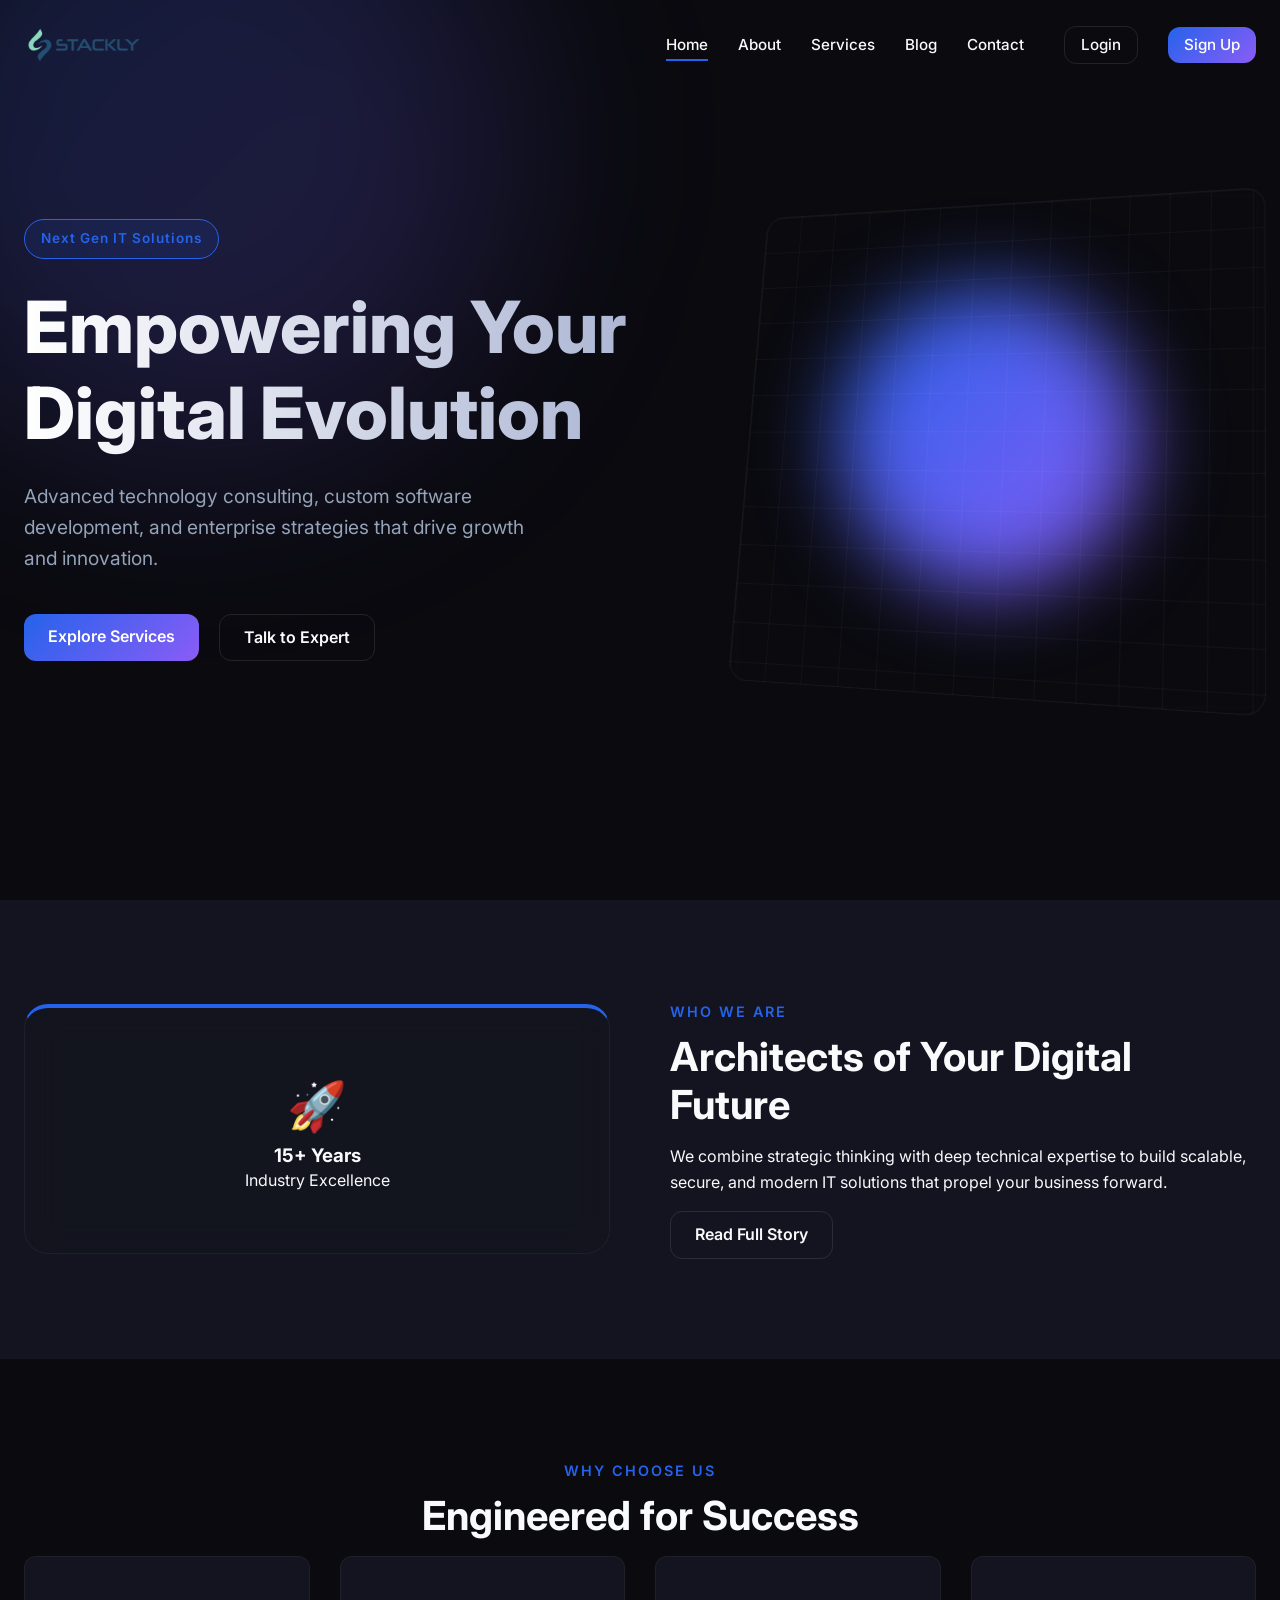
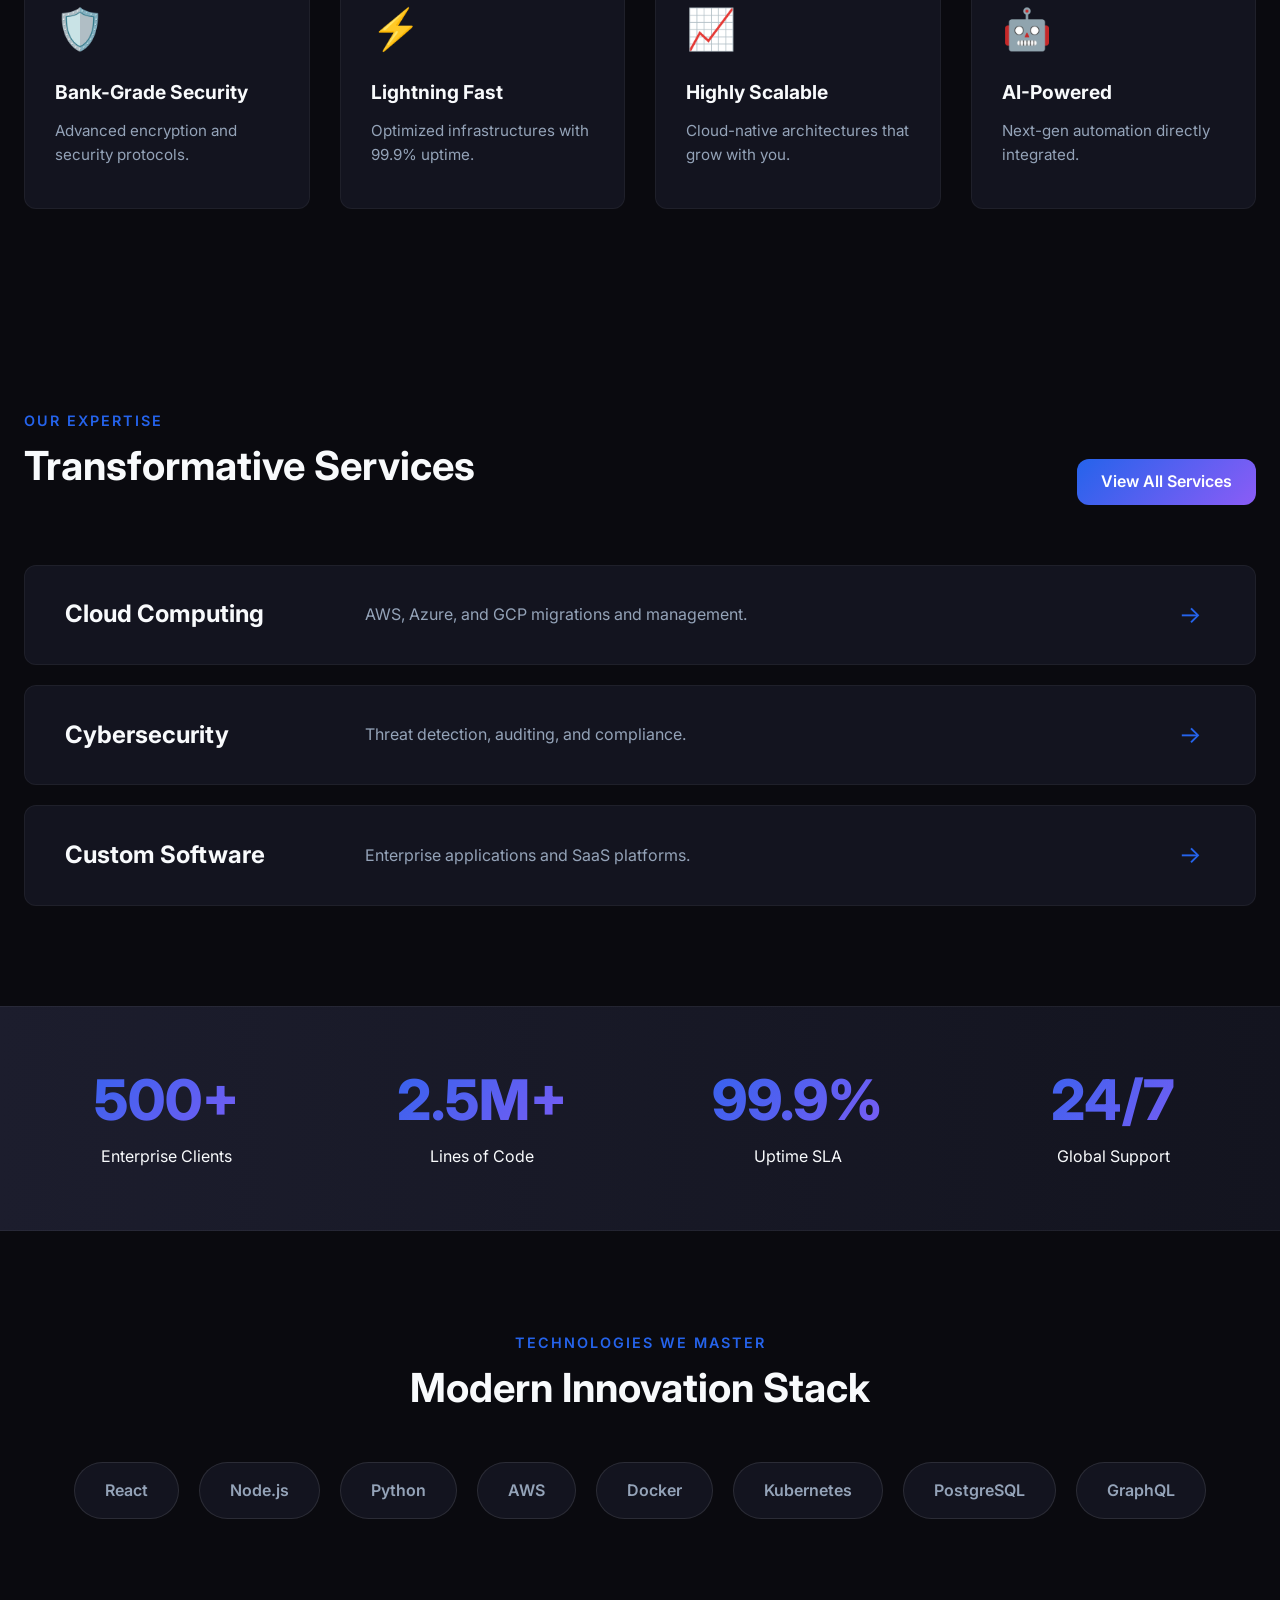
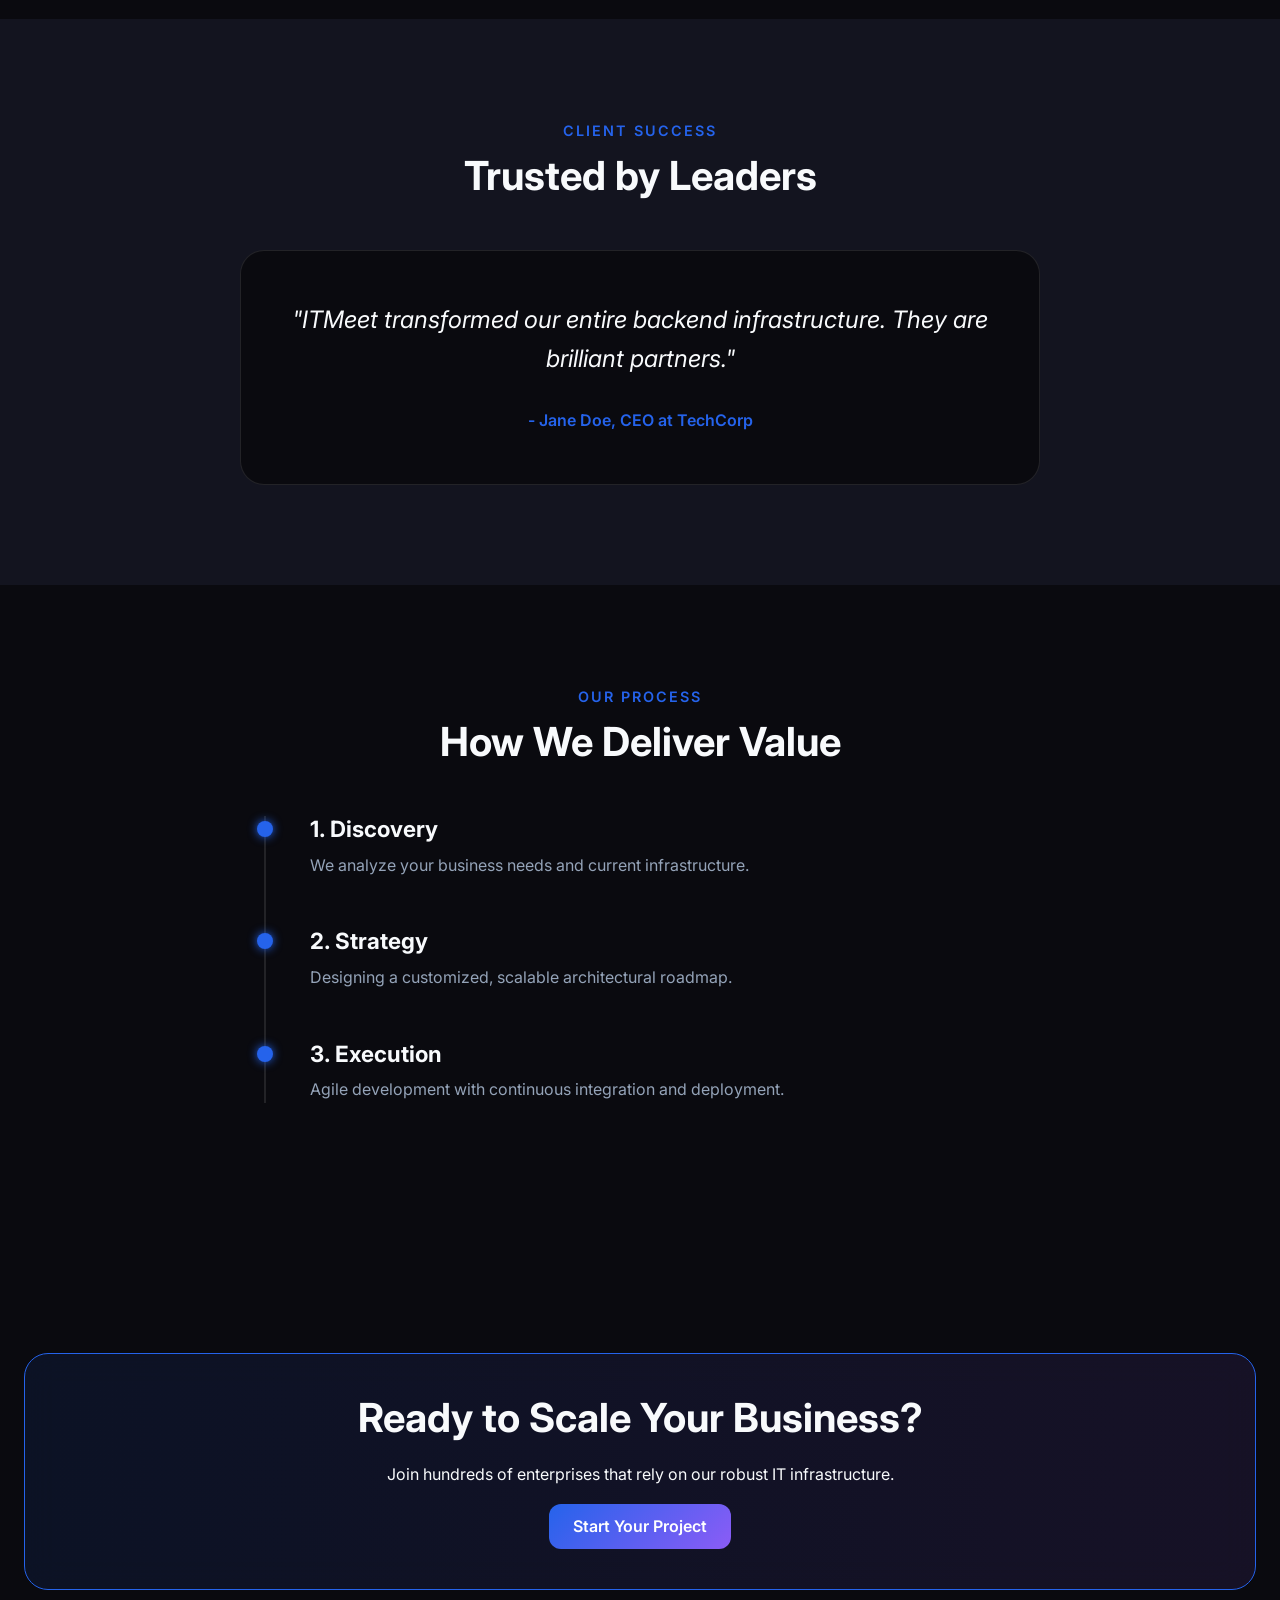
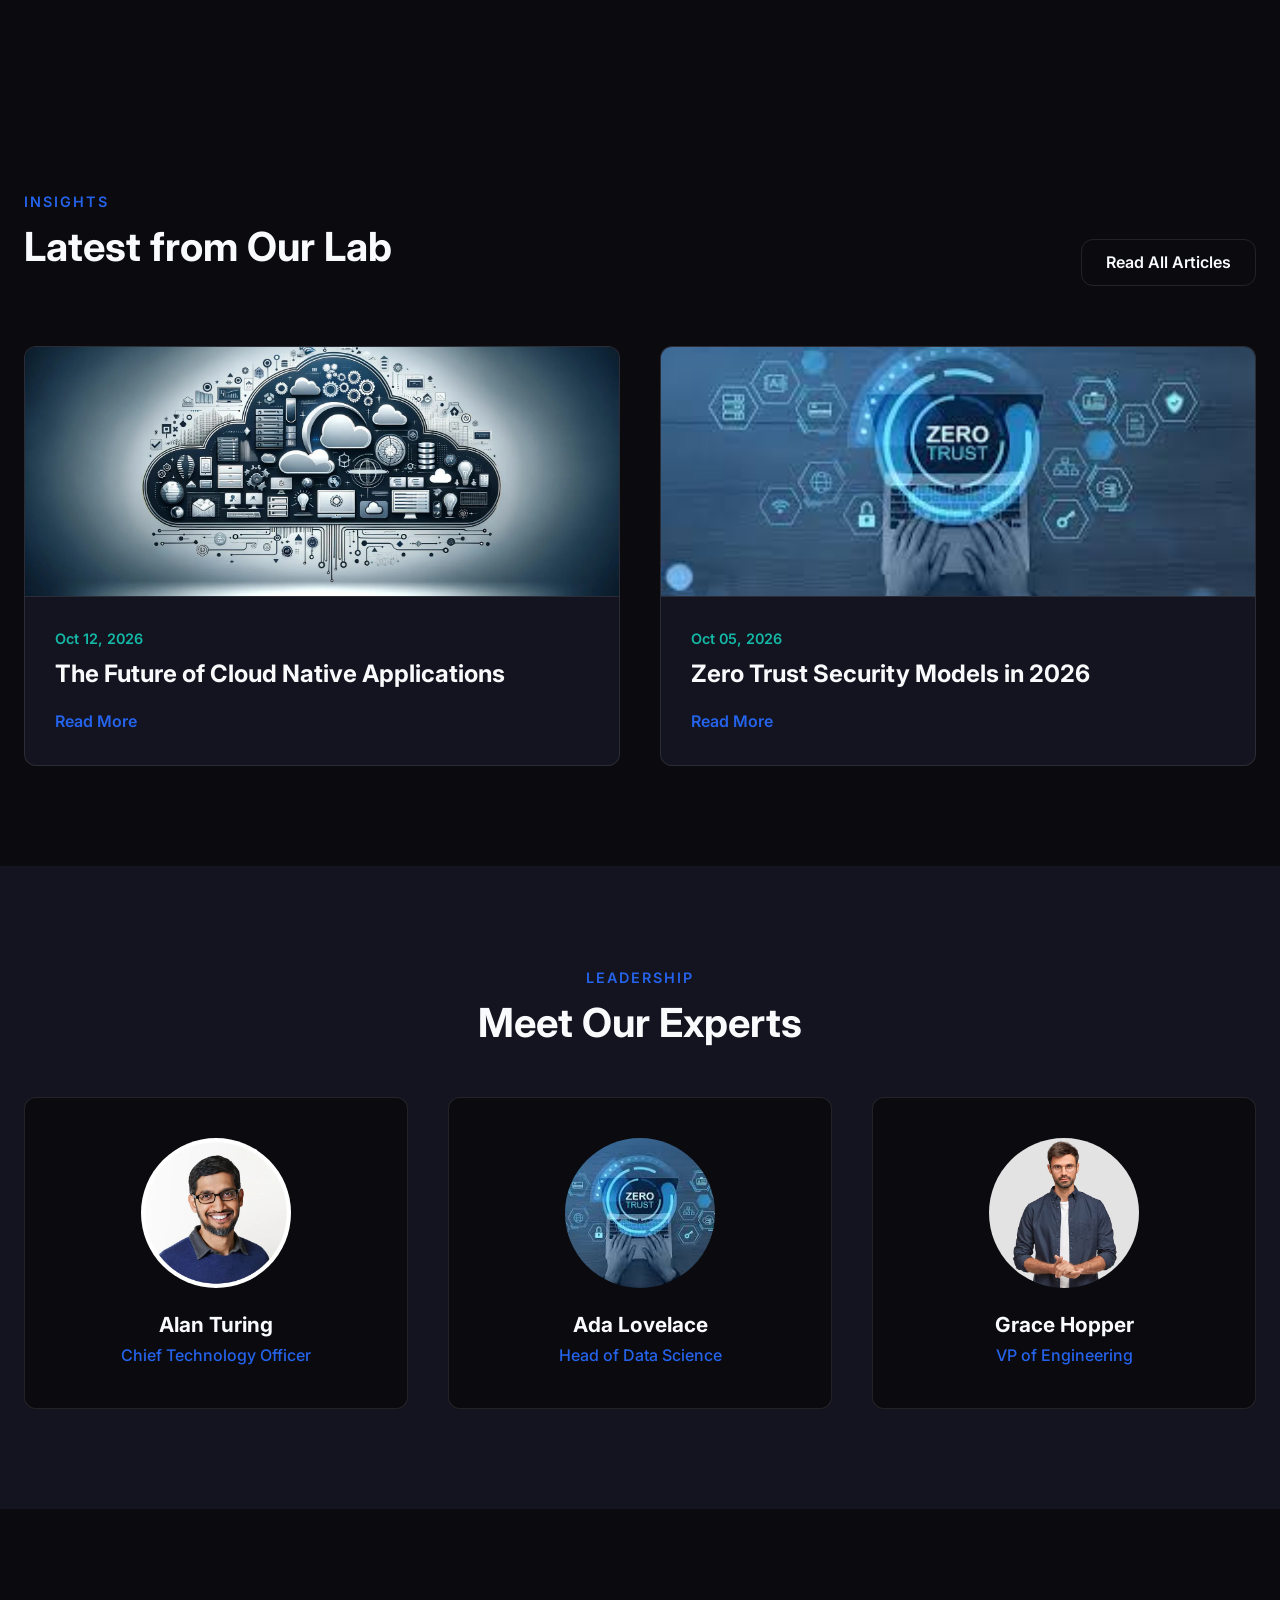
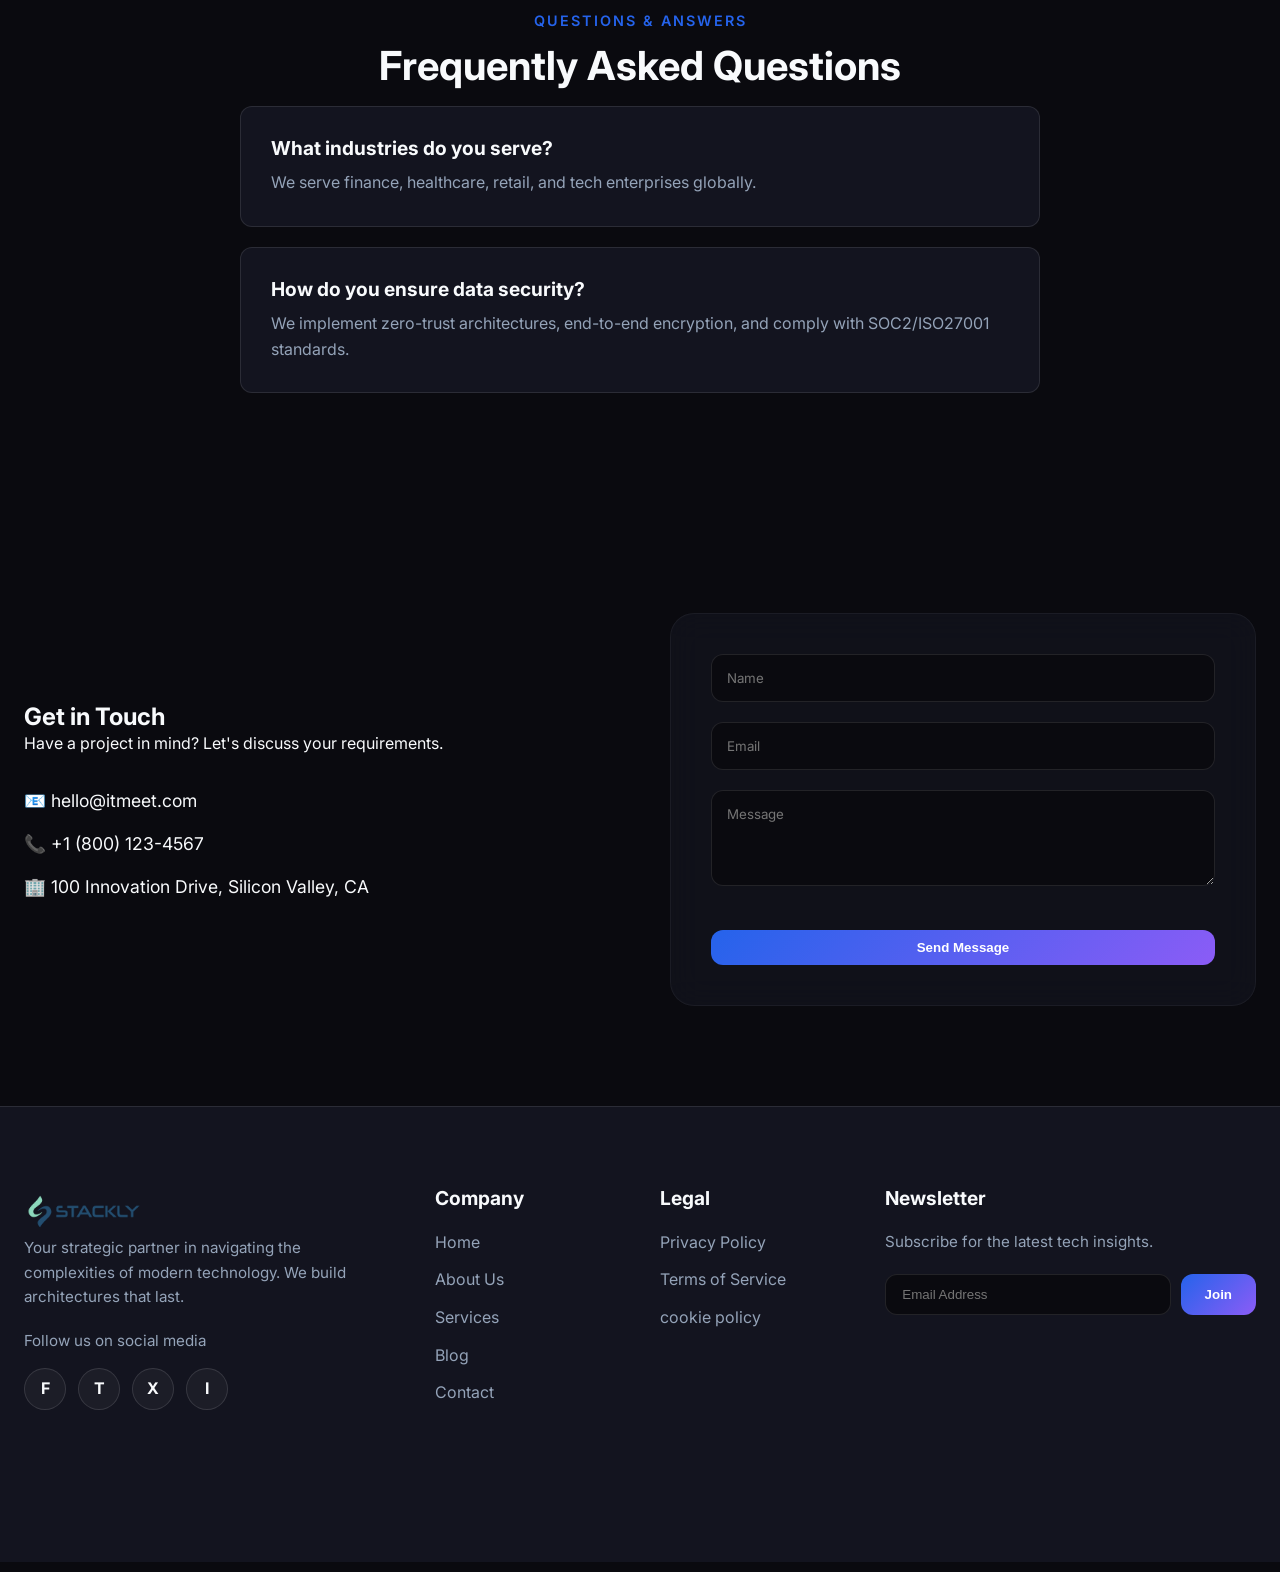
<file: index.html>
<!DOCTYPE html>
<html lang="en">
<head>
  <meta charset="UTF-8">
  <meta name="viewport" content="width=device-width, initial-scale=1.0">
  <title>ITMeet - High-End IT Business Solutions</title>
  <link rel="stylesheet" href="css/global.css">
  <link rel="stylesheet" href="css/home.css">
</head>
<body>
  <!-- Loading Screen -->
  <div id="loader">
    <div class="spinner"></div>
  </div>

  <!-- Navbar -->
  <nav class="navbar">
    <div class="container">
     <a href="index.html" class="logo">
        <img src="assets/stack logo.png" alt="logo">
      </a>
      <div class="nav-links">
        <a href="index.html" class="active">Home</a>
        <a href="about.html">About</a>
        <a href="services.html">Services</a>
        <a href="blog.html">Blog</a>
        <a href="contact.html">Contact</a>
        <a href="login.html" class="btn-outline" style="margin-left:10px; padding: 6px 16px;">Login</a>
        <a href="signup.html" class="btn-primary" style="padding: 6px 16px;">Sign Up</a>
      </div>
      <div class="hamburger">
        <span></span>
        <span></span>
        <span></span>
      </div>
    </div>
  </nav>

  <!-- 1. Hero Section -->
  <section class="hero" id="hero">
    <div class="container">
      <div class="hero-content reveal">
        <span class="badge">Next Gen IT Solutions</span>
        <h1>Empowering Your Digital Evolution</h1>
        <p>Advanced technology consulting, custom software development, and enterprise strategies that drive growth and innovation.</p>
        <div class="hero-btns">
          <a href="services.html" class="btn-primary">Explore Services</a>
          <a href="contact.html" class="btn-outline">Talk to Expert</a>
        </div>
      </div>
      <div class="hero-graphic reveal zoom">
        <div class="glass-orb"></div>
        <div class="tech-grid"></div>
      </div>
    </div>
  </section>

  <!-- 2. About Intro -->
  <section class="about-intro" id="about">
    <div class="container">
      <div class="split-layout">
        <div class="about-graphic reveal zoom">
          <div class="glass-card main-card">
            <span class="icon">🚀</span>
            <h3>15+ Years</h3>
            <p>Industry Excellence</p>
          </div>
        </div>
        <div class="about-text reveal">
          <span class="section-subtitle">Who We Are</span>
          <h2 class="section-title">Architects of Your Digital Future</h2>
          <p>We combine strategic thinking with deep technical expertise to build scalable, secure, and modern IT solutions that propel your business forward.</p>
          <a href="about.html" class="btn-outline mt-4" style="display:inline-block">Read Full Story</a>
        </div>
      </div>
    </div>
  </section>

  <!-- 3. Features -->
  <section class="features" id="features">
    <div class="container">
      <div class="text-center reveal mb-4">
        <span class="section-subtitle">Why Choose Us</span>
        <h2 class="section-title">Engineered for Success</h2>
      </div>
      <div class="feature-grid">
        <div class="feature-card reveal zoom">
          <div class="feature-icon">🛡️</div>
          <h3>Bank-Grade Security</h3>
          <p>Advanced encryption and security protocols.</p>
        </div>
        <div class="feature-card reveal zoom" style="transition-delay: 0.1s">
          <div class="feature-icon">⚡</div>
          <h3>Lightning Fast</h3>
          <p>Optimized infrastructures with 99.9% uptime.</p>
        </div>
        <div class="feature-card reveal zoom" style="transition-delay: 0.2s">
          <div class="feature-icon">📈</div>
          <h3>Highly Scalable</h3>
          <p>Cloud-native architectures that grow with you.</p>
        </div>
        <div class="feature-card reveal zoom" style="transition-delay: 0.3s">
          <div class="feature-icon">🤖</div>
          <h3>AI-Powered</h3>
          <p>Next-gen automation directly integrated.</p>
        </div>
      </div>
    </div>
  </section>

  <!-- 4. Services Preview -->
  <section class="services-preview" id="services">
    <div class="container">
      <div class="split-header reveal">
        <div>
          <span class="section-subtitle">Our Expertise</span>
          <h2 class="section-title">Transformative Services</h2>
        </div>
        <a href="services.html" class="btn-primary">View All Services</a>
      </div>
      <div class="service-list">
        <div class="service-row reveal">
          <h3>Cloud Computing</h3>
          <p>AWS, Azure, and GCP migrations and management.</p>
          <span class="arrow">→</span>
        </div>
        <div class="service-row reveal" style="transition-delay: 0.1s">
          <h3>Cybersecurity</h3>
          <p>Threat detection, auditing, and compliance.</p>
          <span class="arrow">→</span>
        </div>
        <div class="service-row reveal" style="transition-delay: 0.2s">
          <h3>Custom Software</h3>
          <p>Enterprise applications and SaaS platforms.</p>
          <span class="arrow">→</span>
        </div>
      </div>
    </div>
  </section>

  <!-- 5. Stats -->
  <section class="stats" id="stats">
    <div class="container stats-container reveal zoom">
      <div class="stat-item">
        <h2>500+</h2>
        <p>Enterprise Clients</p>
      </div>
      <div class="stat-item">
        <h2>2.5M+</h2>
        <p>Lines of Code</p>
      </div>
      <div class="stat-item">
        <h2>99.9%</h2>
        <p>Uptime SLA</p>
      </div>
      <div class="stat-item">
        <h2>24/7</h2>
        <p>Global Support</p>
      </div>
    </div>
  </section>

  <!-- 6. Tech Stack -->
  <section class="tech-stack" id="tech">
    <div class="container text-center reveal">
      <span class="section-subtitle">Technologies We Master</span>
      <h2 class="section-title">Modern Innovation Stack</h2>
      <div class="tech-logos">
        <div class="tech-logo">React</div>
        <div class="tech-logo">Node.js</div>
        <div class="tech-logo">Python</div>
        <div class="tech-logo">AWS</div>
        <div class="tech-logo">Docker</div>
        <div class="tech-logo">Kubernetes</div>
        <div class="tech-logo">PostgreSQL</div>
        <div class="tech-logo">GraphQL</div>
      </div>
    </div>
  </section>

  <!-- 7. Testimonials -->
  <section class="testimonials" id="testimonials">
    <div class="container text-center reveal">
      <span class="section-subtitle">Client Success</span>
      <h2 class="section-title">Trusted by Leaders</h2>
      <div class="testimonial-slider">
        <div class="testimo-card">
          <div class="quote">"ITMeet transformed our entire backend infrastructure. They are brilliant partners."</div>
          <div class="author">- Jane Doe, CEO at TechCorp</div>
        </div>
      </div>
    </div>
  </section>

  <!-- 8. Timeline -->
  <section class="timeline-section" id="timeline">
    <div class="container reveal">
      <div class="text-center mb-4">
        <span class="section-subtitle">Our Process</span>
        <h2 class="section-title">How We Deliver Value</h2>
      </div>
      <div class="timeline">
        <div class="tl-item">
          <div class="tl-dot"></div>
          <div class="tl-content">
            <h3>1. Discovery</h3>
            <p>We analyze your business needs and current infrastructure.</p>
          </div>
        </div>
        <div class="tl-item">
          <div class="tl-dot"></div>
          <div class="tl-content">
            <h3>2. Strategy</h3>
            <p>Designing a customized, scalable architectural roadmap.</p>
          </div>
        </div>
        <div class="tl-item">
          <div class="tl-dot"></div>
          <div class="tl-content">
            <h3>3. Execution</h3>
            <p>Agile development with continuous integration and deployment.</p>
          </div>
        </div>
      </div>
    </div>
  </section>

  <!-- 9. CTA -->
  <section class="cta" id="cta">
    <div class="container reveal zoom">
      <div class="cta-box glass-card">
        <h2>Ready to Scale Your Business?</h2>
        <p>Join hundreds of enterprises that rely on our robust IT infrastructure.</p>
        <a href="contact.html" class="btn-primary mt-4" style="display:inline-block">Start Your Project</a>
      </div>
    </div>
  </section>

  <!-- 10. Blog Preview -->
  <section class="blog-preview" id="blog">
    <div class="container">
      <div class="split-header reveal">
        <div>
          <span class="section-subtitle">Insights</span>
          <h2 class="section-title">Latest from Our Lab</h2>
        </div>
        <a href="blog.html" class="btn-outline">Read All Articles</a>
      </div>
      <div class="blog-grid">
        <div class="blog-card reveal zoom">
          <img src="assets/new.webp" alt="Blog Image" style="width: 100%; height: 250px; object-fit: cover; border-bottom: 1px solid var(--border-color);">
          <div class="blog-content">
            <span class="date">Oct 12, 2026</span>
            <h3>The Future of Cloud Native Applications</h3>
            <a href="blog.html" class="read-more">Read More</a>
          </div>
        </div>
        <div class="blog-card reveal zoom" style="transition-delay: 0.1s">
          <img src="assets/placeholder2.jpeg" alt="Blog Image" style="width: 100%; height: 250px; object-fit: cover; border-bottom: 1px solid var(--border-color);">
          <div class="blog-content">
            <span class="date">Oct 05, 2026</span>
            <h3>Zero Trust Security Models in 2026</h3>
            <a href="blog.html" class="read-more">Read More</a>
          </div>
        </div>
      </div>
    </div>
  </section>

  <!-- 11. Team -->
  <section class="team" id="team">
    <div class="container text-center reveal">
      <span class="section-subtitle">Leadership</span>
      <h2 class="section-title">Meet Our Experts</h2>
      <div class="team-grid">
        <div class="team-member reveal zoom">
          <img src="assets/per1.webp" alt="Alan Turing" style="width: 150px; height: 150px; border-radius: 50%; margin: 0 auto 25px; object-fit: cover;">
          <h3>Alan Turing</h3>
          <p>Chief Technology Officer</p>
        </div>
        <div class="team-member reveal zoom" style="transition-delay: 0.1s">
          <img src="assets/placeholder2.jpeg" alt="Ada Lovelace" style="width: 150px; height: 150px; border-radius: 50%; margin: 0 auto 25px; object-fit: cover;">
          <h3>Ada Lovelace</h3>
          <p>Head of Data Science</p>
        </div>
        <div class="team-member reveal zoom" style="transition-delay: 0.2s">
          <img src="assets/per3.avif" alt="Grace Hopper" style="width: 150px; height: 150px; border-radius: 50%; margin: 0 auto 25px; object-fit: cover;">
          <h3>Grace Hopper</h3>
          <p>VP of Engineering</p>
        </div>
      </div>
    </div>
  </section>

  <!-- 12. FAQ -->
  <section class="faq" id="faq">
    <div class="container reveal">
      <div class="text-center mb-4">
        <span class="section-subtitle">Questions & Answers</span>
        <h2 class="section-title">Frequently Asked Questions</h2>
      </div>
      <div class="faq-list">
        <div class="faq-item">
          <h4>What industries do you serve?</h4>
          <p>We serve finance, healthcare, retail, and tech enterprises globally.</p>
        </div>
        <div class="faq-item">
          <h4>How do you ensure data security?</h4>
          <p>We implement zero-trust architectures, end-to-end encryption, and comply with SOC2/ISO27001 standards.</p>
        </div>
      </div>
    </div>
  </section>

  <!-- 13. Contact Preview -->
  <section class="contact-preview" id="contact-prev">
    <div class="container reveal">
      <div class="contact-grid">
        <div class="contact-info">
          <h2>Get in Touch</h2>
          <p>Have a project in mind? Let's discuss your requirements.</p>
          <ul>
            <li>📧 hello@itmeet.com</li>
            <li>📞 +1 (800) 123-4567</li>
            <li>🏢 100 Innovation Drive, Silicon Valley, CA</li>
          </ul>
        </div>
        <div class="contact-form glass-card">
          <form onsubmit="event.preventDefault(); alert('Message sent!');">
            <input type="text" placeholder="Name" required>
            <input type="email" placeholder="Email" required>
            <textarea placeholder="Message" rows="4" required></textarea>
            <button type="submit" class="btn-primary mt-4">Send Message</button>
          </form>
        </div>
      </div>
    </div>
  </section>

  <!-- Footer -->
  <footer class="footer">
    <div class="container">
      <div class="footer-grid">
        <div class="footer-col reveal">
           <a href="index.html" class="logo">
        <img src="assets/stack logo.png" alt="logo">
      </a>
          <p>Your strategic partner in navigating the complexities of modern technology. We build architectures that last.</p>
          <div class="footer-social">
            <p>Follow us on social media</p>
            <div class="social-links">
              <a href="404.html" class="social-link" aria-label="Facebook">F</a>
              <a href="404.html" class="social-link" aria-label="Twitter">T</a>
              <a href="404.html" class="social-link" aria-label="Instagram">X</a>
              <a href="404.html" class="social-link" aria-label="LinkedIn">I</a>
            </div>
          </div>
        </div>
        <div class="footer-col reveal" style="transition-delay: 0.1s">
          <h3>Company</h3>
          <ul class="footer-links">
                        <li><a href="404.html">Home</a></li>
            <li><a href="404.html">About Us</a></li>
            <li><a href="404.html">Services</a></li>
            <li><a href="404.html">Blog</a></li>
             <li><a href="404.html">Contact</a></li>
  
          </ul>
        </div>
        <div class="footer-col reveal" style="transition-delay: 0.2s">
          <h3>Legal</h3>
          <ul class="footer-links">
            <li><a href="404.html">Privacy Policy</a></li>
            <li><a href="404.html">Terms of Service</a></li>
             <li><a href="404.html">cookie policy</a></li>
          </ul>
        </div>
        <div class="footer-col reveal" style="transition-delay: 0.3s">
          <h3>Newsletter</h3>
          <p>Subscribe for the latest tech insights.</p>
          <form class="newsletter-form" onsubmit="event.preventDefault(); alert('Subscribed!');">
            <input type="email" placeholder="Email Address" required>
            <button class="btn-primary" type="submit">Join</button>
          </form>
        </div>
      </div>
      <div class="footer-bottom reveal">
        &copy; 2026 ITMeet. All rights reserved.
      </div>
    </div>
  </footer>

  <script src="js/main.js"></script>
</body>
</html>
</file>
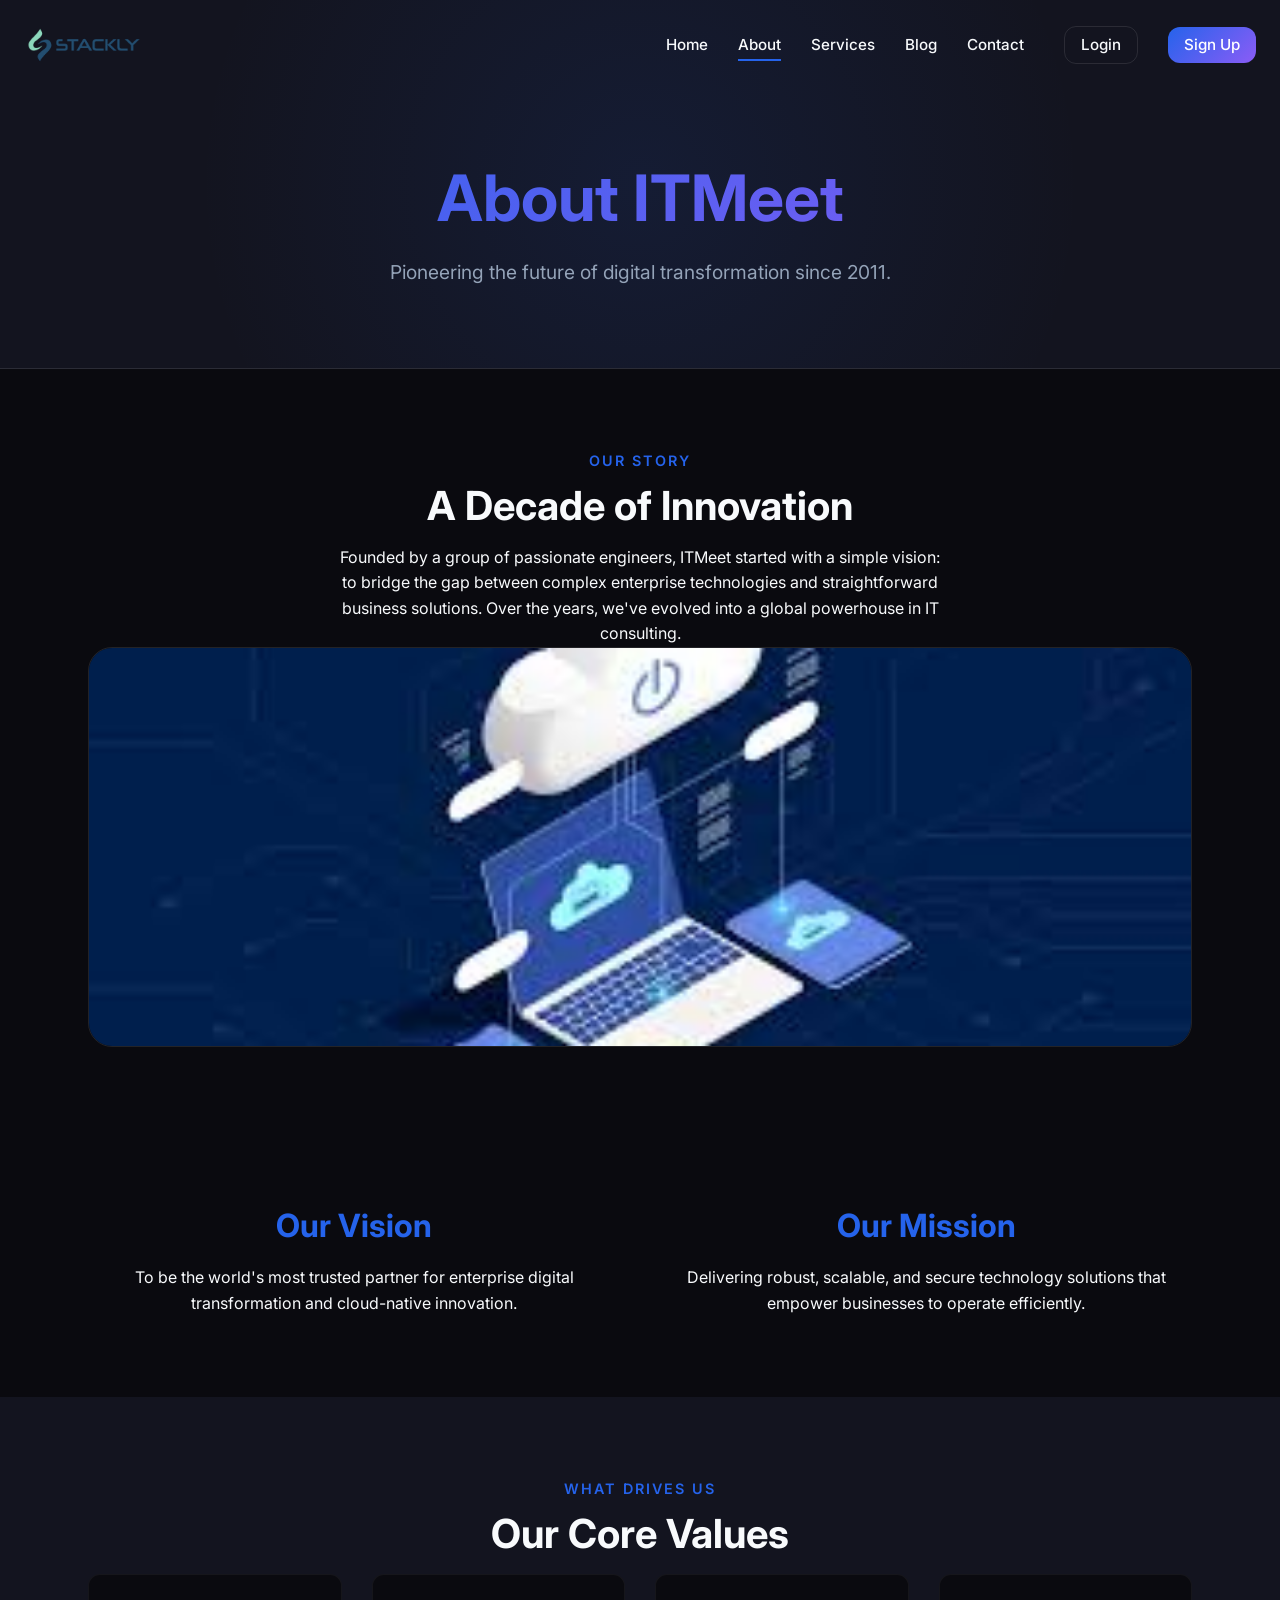
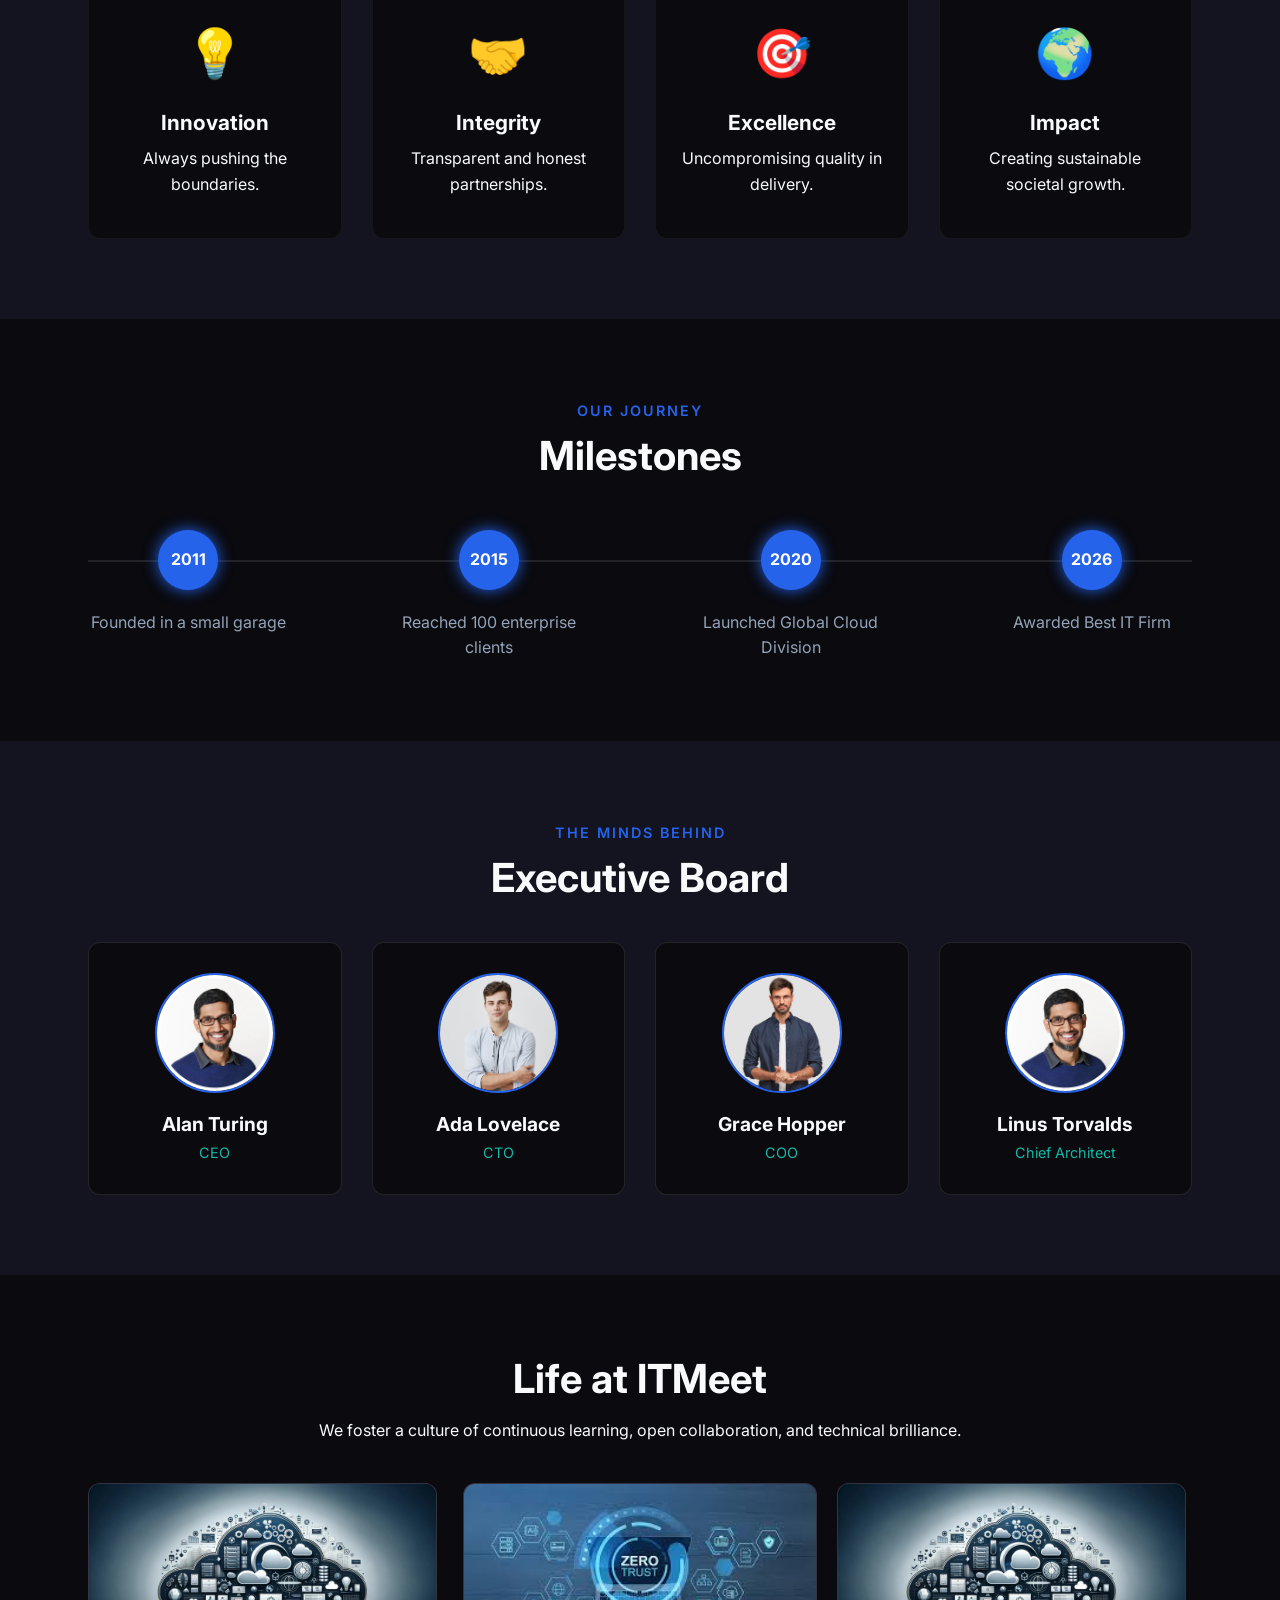
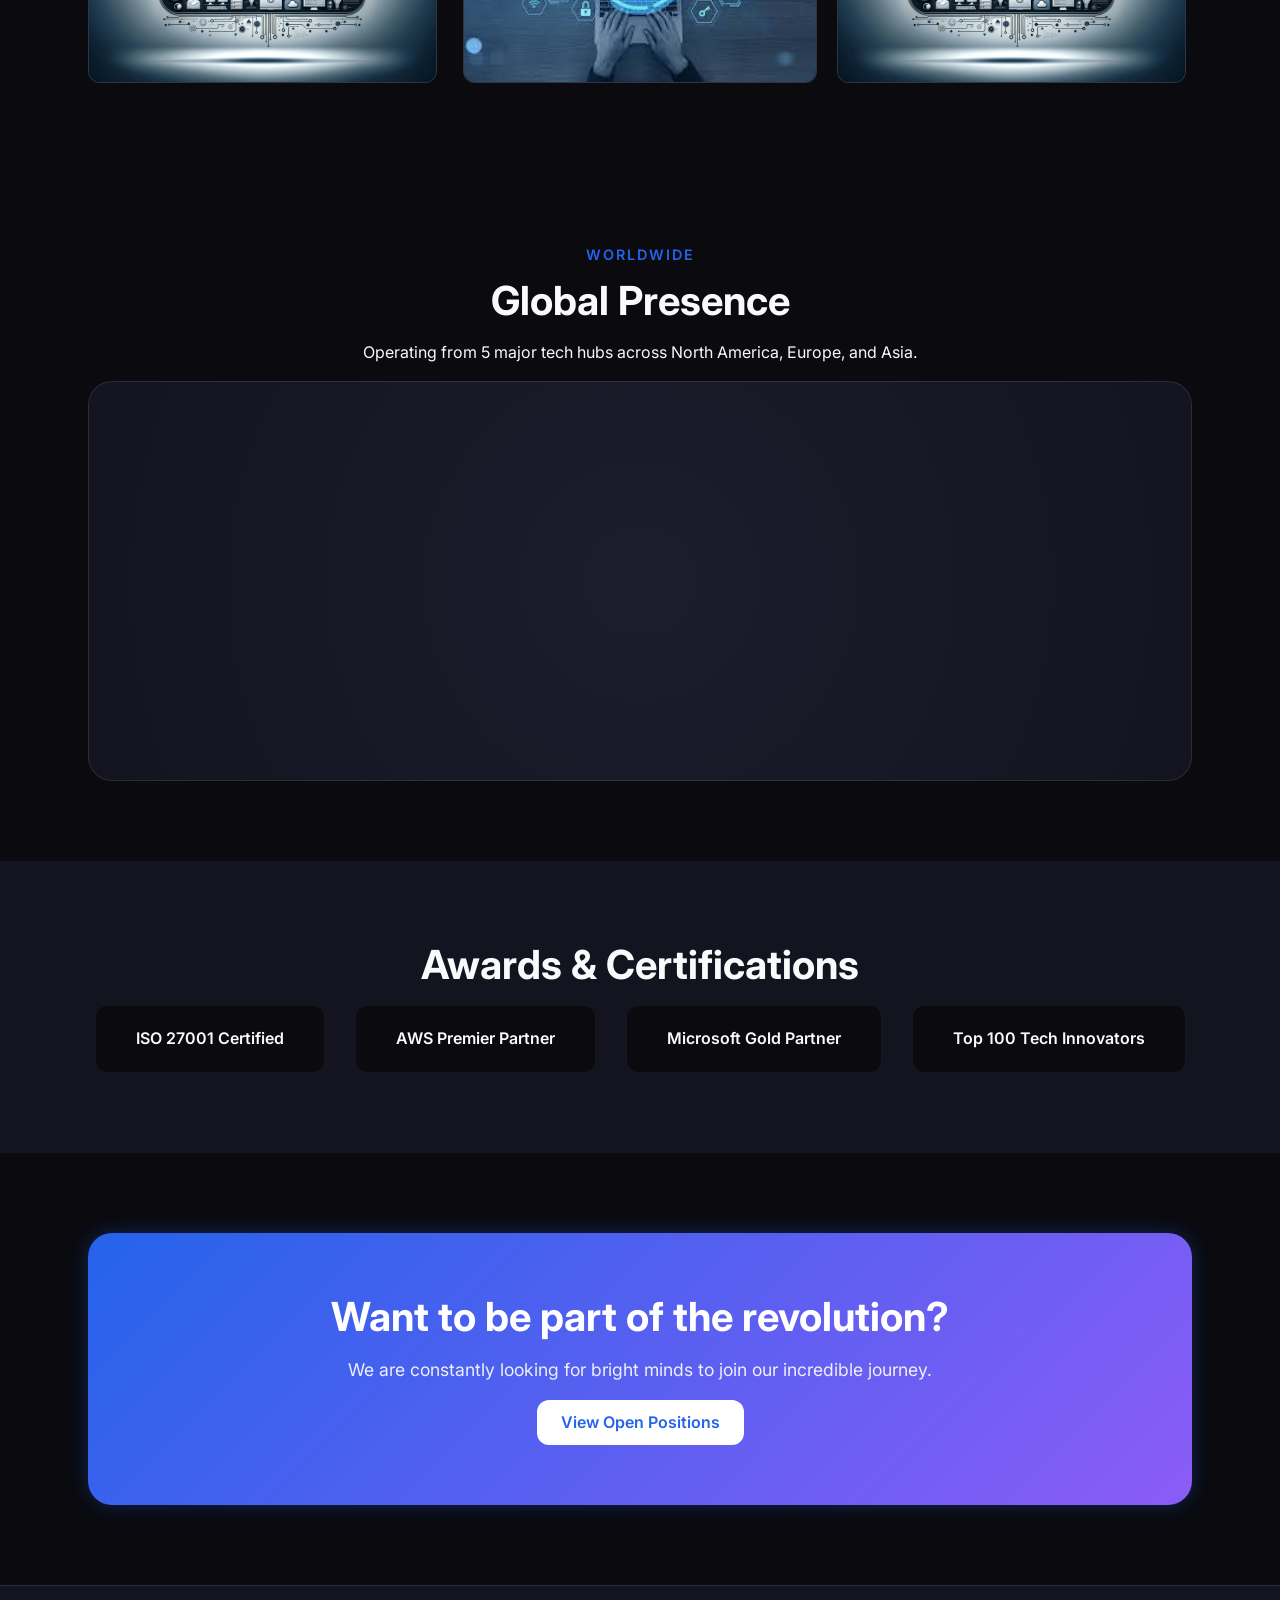
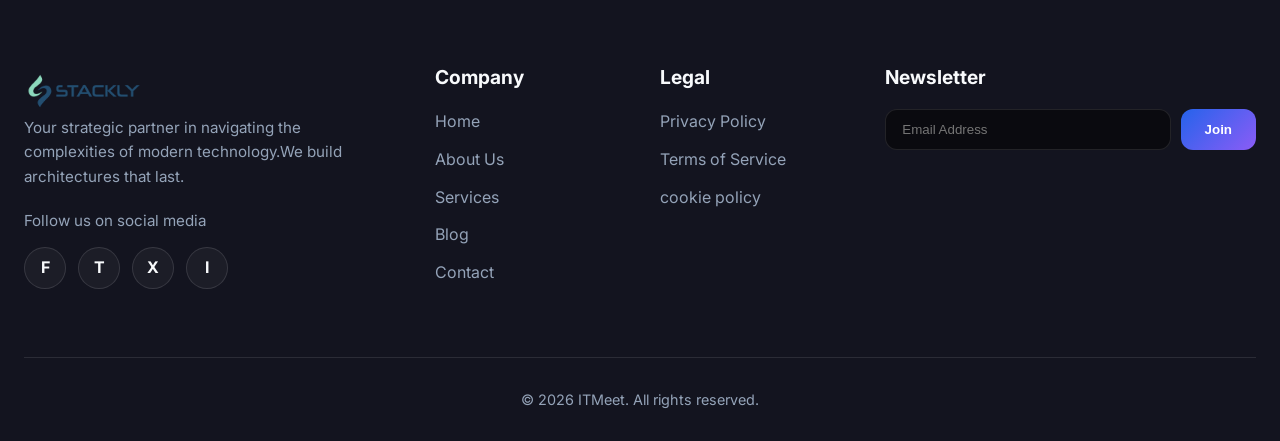
<file: about.html>
<!DOCTYPE html>
<html lang="en">
<head>
  <meta charset="UTF-8">
  <meta name="viewport" content="width=device-width, initial-scale=1.0">
  <title>About Us - ITMeet</title>
  <link rel="stylesheet" href="css/global.css">
  <link rel="stylesheet" href="css/about.css">
</head>
<body>
  <div id="loader"><div class="spinner"></div></div>

  <!-- Navbar -->
  <nav class="navbar">
    <div class="container">
     <a href="index.html" class="logo">
        <img src="assets/stack logo.png" alt="logo">
      </a>
      <div class="nav-links">
        <a href="index.html">Home</a>
        <a href="about.html" class="active">About</a>
        <a href="services.html">Services</a>
        <a href="blog.html">Blog</a>
        <a href="contact.html">Contact</a>
        <a href="login.html" class="btn-outline" style="margin-left:10px; padding: 6px 16px;">Login</a>
        <a href="signup.html" class="btn-primary" style="padding: 6px 16px;">Sign Up</a>
      </div>
      <div class="hamburger"><span></span><span></span><span></span></div>
    </div>
  </nav>

  <!-- 1. Page Header -->
  <section class="page-header" id="header">
    <div class="container text-center reveal">
      <h1>About ITMeet</h1>
      <p>Pioneering the future of digital transformation since 2011.</p>
    </div>
  </section>

  <!-- 2. Our Story / Intro -->
  <section class="story" id="story">
    <div class="container">
      <div class="split-layout">
        <div class="story-content reveal">
          <span class="section-subtitle">Our Story</span>
          <h2 class="section-title">A Decade of Innovation</h2>
          <p>Founded by a group of passionate engineers, ITMeet started with a simple vision: to bridge the gap between complex enterprise technologies and straightforward business solutions. Over the years, we've evolved into a global powerhouse in IT consulting.</p>
        </div>
        <div class="story-graphic reveal zoom">
          <img src="assets/place holder1.jpeg" alt="Our Story" style="width: 100%; height: 400px; border-radius: var(--border-radius-lg); border: 1px solid var(--border-color); object-fit: cover;">
        </div>
      </div>
    </div>
  </section>

  <!-- 3. Vision & Mission -->
  <section class="vision-mission" id="vision">
    <div class="container">
      <div class="vm-grid">
        <div class="vm-card glass-card reveal zoom">
          <h3>Our Vision</h3>
          <p>To be the world's most trusted partner for enterprise digital transformation and cloud-native innovation.</p>
        </div>
        <div class="vm-card glass-card reveal zoom" style="transition-delay: 0.1s">
          <h3>Our Mission</h3>
          <p>Delivering robust, scalable, and secure technology solutions that empower businesses to operate efficiently.</p>
        </div>
      </div>
    </div>
  </section>

  <!-- 4. Core Values -->
  <section class="values" id="values">
    <div class="container text-center reveal">
      <span class="section-subtitle">What Drives Us</span>
      <h2 class="section-title">Our Core Values</h2>
      <div class="values-grid mt-4">
        <div class="value-item reveal zoom">
          <div class="icon">💡</div>
          <h4>Innovation</h4>
          <p>Always pushing the boundaries.</p>
        </div>
        <div class="value-item reveal zoom" style="transition-delay: 0.1s">
          <div class="icon">🤝</div>
          <h4>Integrity</h4>
          <p>Transparent and honest partnerships.</p>
        </div>
        <div class="value-item reveal zoom" style="transition-delay: 0.2s">
          <div class="icon">🎯</div>
          <h4>Excellence</h4>
          <p>Uncompromising quality in delivery.</p>
        </div>
        <div class="value-item reveal zoom" style="transition-delay: 0.3s">
          <div class="icon">🌍</div>
          <h4>Impact</h4>
          <p>Creating sustainable societal growth.</p>
        </div>
      </div>
    </div>
  </section>

  <!-- 5. Milestones/History -->
  <section class="history" id="history">
    <div class="container text-center reveal">
      <span class="section-subtitle">Our Journey</span>
      <h2 class="section-title">Milestones</h2>
      <div class="history-timeline">
        <div class="h-item">
          <div class="year">2011</div>
          <div class="h-content">Founded in a small garage</div>
        </div>
        <div class="h-item">
          <div class="year">2015</div>
          <div class="h-content">Reached 100 enterprise clients</div>
        </div>
        <div class="h-item">
          <div class="year">2020</div>
          <div class="h-content">Launched Global Cloud Division</div>
        </div>
        <div class="h-item">
          <div class="year">2026</div>
          <div class="h-content">Awarded Best IT Firm</div>
        </div>
      </div>
    </div>
  </section>

  <!-- 6. Our Team -->
  <section class="team-ext" id="team">
    <div class="container text-center reveal">
      <span class="section-subtitle">The Minds Behind</span>
      <h2 class="section-title">Executive Board</h2>
      <div class="team-ext-grid">
        <div class="t-card reveal zoom">
          <img src="assets/per1.webp" alt="Alan Turing" class="t-img" style="object-fit: cover;">
          <h4>Alan Turing</h4><p>CEO</p>
        </div>
        <div class="t-card reveal zoom" style="transition-delay: 0.1s">
          <img src="assets/person3.avif" alt="Ada Lovelace" class="t-img" style="object-fit: cover;">
          <h4>Ada Lovelace</h4><p>CTO</p>
        </div>
        <div class="t-card reveal zoom" style="transition-delay: 0.2s">
          <img src="assets/per3.avif" alt="Grace Hopper" class="t-img" style="object-fit: cover;">
          <h4>Grace Hopper</h4><p>COO</p>
        </div>
        <div class="t-card reveal zoom" style="transition-delay: 0.3s">
          <img src="assets/per1.webp" alt="Linus Torvalds" class="t-img" style="object-fit: cover;">
          <h4>Linus Torvalds</h4><p>Chief Architect</p>
        </div>
      </div>
    </div>
  </section>

  <!-- 7. Culture -->
  <section class="culture" id="culture">
    <div class="container">
      <div class="culture-box glass-card reveal">
        <div class="text-center mb-4">
          <h2 class="section-title">Life at ITMeet</h2>
          <p>We foster a culture of continuous learning, open collaboration, and technical brilliance.</p>
        </div>
        <div class="culture-gallery">
          <img src="assets/new.webp" alt="Culture Image 1" class="cg-item" style="object-fit: cover;">
          <img src="assets/placeholder2.jpeg" alt="Culture Image 2" class="cg-item" style="object-fit: cover;">
          <img src="assets/new.webp" alt="Culture Image 3" class="cg-item" style="object-fit: cover;">
        </div>
      </div>
    </div>
  </section>

  <!-- 8. Global Presence -->
  <section class="global" id="global">
    <div class="container text-center reveal">
      <span class="section-subtitle">Worldwide</span>
      <h2 class="section-title">Global Presence</h2>
      <p>Operating from 5 major tech hubs across North America, Europe, and Asia.</p>
      <div class="map-placeholder mt-4">
        <iframe src="https://www.openstreetmap.org/export/embed.html?bbox=-140.0%2C-30.0%2C150.0%2C70.0&amp;layer=mapnik" loading="lazy" referrerpolicy="no-referrer-when-downgrade"></iframe>
      </div>
    </div>
  </section>

  <!-- 9. Partners/Awards -->
  <section class="partners" id="partners">
    <div class="container text-center reveal">
      <h2 class="section-title">Awards & Certifications</h2>
      <div class="award-grid mt-4">
        <div class="award">ISO 27001 Certified</div>
        <div class="award">AWS Premier Partner</div>
        <div class="award">Microsoft Gold Partner</div>
        <div class="award">Top 100 Tech Innovators</div>
      </div>
    </div>
  </section>

  <!-- 10. Join Us (CTA) -->
  <section class="join-us" id="join">
    <div class="container reveal zoom">
      <div class="cta-banner">
        <h2>Want to be part of the revolution?</h2>
        <p>We are constantly looking for bright minds to join our incredible journey.</p>
        <a href="signup.html" class="btn-primary mt-4" style="display:inline-block">View Open Positions</a>
      </div>
    </div>
  </section>

  <!-- Footer -->
  <footer class="footer">
    <div class="container">
      <div class="footer-grid">
        <div class="footer-col">
        <a href="index.html" class="logo">
        <img src="assets/stack logo.png" alt="logo">
      </a>
          <p>Your strategic partner in navigating the complexities of modern technology.We build architectures that last.</p>
          <div class="footer-social">
            <p>Follow us on social media</p>
            <div class="social-links">
              <a href="404.html" class="social-link" aria-label="Facebook">F</a>
              <a href="404.html" class="social-link" aria-label="Twitter">T</a>
              <a href="404.html" class="social-link" aria-label="Instagram">X</a>
              <a href="404.html" class="social-link" aria-label="LinkedIn">I</a>
            </div>
          </div>
        </div>
        <div class="footer-col">
          <h3>Company</h3>
          <ul class="footer-links">
            <li><a href="404.html">Home</a></li>
            <li><a href="404.html">About Us</a></li>
            <li><a href="404.html">Services</a></li>
            <li><a href="404.html">Blog</a></li>
             <li><a href="404.html">Contact</a></li>
          </ul>
        </div>
        <div class="footer-col">
          <h3>Legal</h3>
          <ul class="footer-links">
            <li><a href="404.html">Privacy Policy</a></li>
            <li><a href="404.html">Terms of Service</a></li>
             <li><a href="404.html">cookie policy</a></li>
          </ul>
        </div>
        <div class="footer-col">
          <h3>Newsletter</h3>
          <form class="newsletter-form" onsubmit="event.preventDefault(); alert('Subscribed!');">
            <input type="email" placeholder="Email Address" required>
            <button class="btn-primary" type="submit">Join</button>
          </form>
        </div>
      </div>
      <div class="footer-bottom">&copy; 2026 ITMeet. All rights reserved.</div>
    </div>
  </footer>

  <script src="js/main.js"></script>
</body>
</html>
</file>
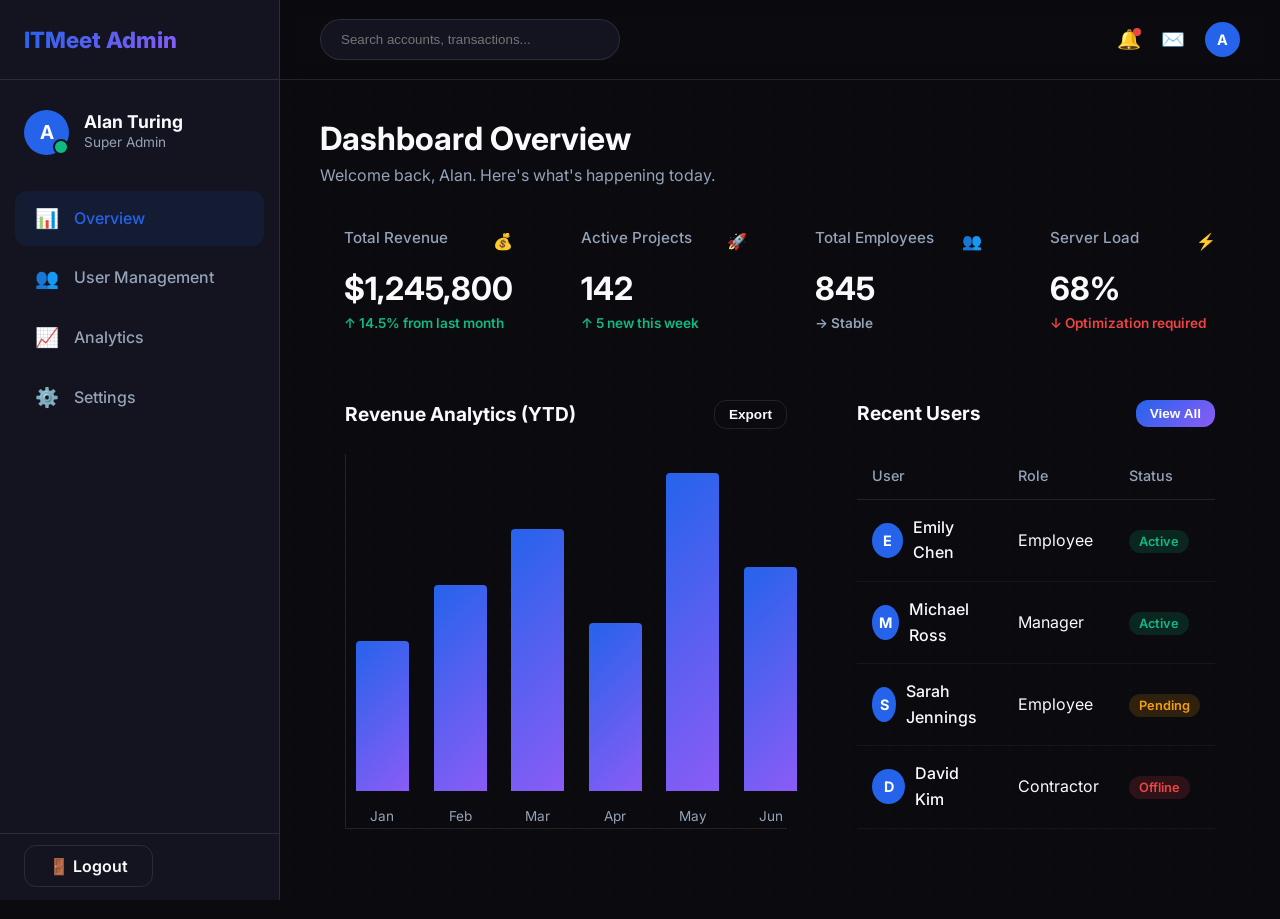
<file: admin-dashboard.html>
<!DOCTYPE html>
<html lang="en">
<head>
  <meta charset="UTF-8">
  <meta name="viewport" content="width=device-width, initial-scale=1.0">
  <title>Admin Dashboard - ITMeet</title>
  <link rel="stylesheet" href="css/global.css">
  <link rel="stylesheet" href="css/dashboard.css">
</head>
<body class="dash-body">
  <div id="loader"><div class="spinner"></div></div>

  <!-- Sidebar Overlay for Mobile -->
  <div class="sidebar-overlay" id="sidebarOverlay"></div>

  <!-- Sidebar -->
  <aside class="sidebar" id="sidebar">
    <div class="sidebar-header">
      <a href="index.html" class="logo">ITMeet Admin</a>
      <button class="close-sidebar" id="closeSidebar">&times;</button>
    </div>
    
    <div class="user-profile mb-4">
      <div class="avatar online">A</div>
      <div class="user-info">
        <h4>Alan Turing</h4>
        <p>Super Admin</p>
      </div>
    </div>

    <nav class="sidebar-nav">
      <ul>
        <li><a href="404.html" class="active"><span class="icon">📊</span> Overview</a></li>
        <li><a href="404.html"><span class="icon">👥</span> User Management</a></li>
        <li><a href="404.html"><span class="icon">📈</span> Analytics</a></li>
        <li><a href="404.html"><span class="icon">⚙️</span> Settings</a></li>
      </ul>
    </nav>

    <div class="sidebar-footer">
      <a href="login.html" class="btn-outline w-100 text-center"><span class="icon">🚪</span> Logout</a>
    </div>
  </aside>

  <!-- Main Content -->
  <main class="main-content">
    
    <!-- Topbar -->
    <header class="topbar">
      <button class="menu-toggle" id="menuToggle">☰</button>
      <div class="topbar-search">
        <input type="text" placeholder="Search accounts, transactions...">
      </div>
      <div class="topbar-actions">
        <button class="icon-btn">🔔<span class="badge-dot"></span></button>
        <button class="icon-btn">✉️</button>
        <a href="index.html" class="profile-link">
          <div class="avatar sm">A</div>
        </a>
      
      </div>
    </header>

    <!-- Dashboard Content -->
    <div class="dashboard-wrap reveal">
      <div class="dash-header mb-4">
        <h1>Dashboard Overview</h1>
        <p>Welcome back, Alan. Here's what's happening today.</p>
      </div>

      <!-- Stats Row -->
      <div class="stats-grid mb-4">
        <div class="stat-card glass-card">
          <div class="stat-top">
            <h4>Total Revenue</h4>
            <span class="icon text-primary">💰</span>
          </div>
          <h2>$1,245,800</h2>
          <p class="trend positive">↑ 14.5% from last month</p>
        </div>
        <div class="stat-card glass-card">
          <div class="stat-top">
            <h4>Active Projects</h4>
            <span class="icon text-primary">🚀</span>
          </div>
          <h2>142</h2>
          <p class="trend positive">↑ 5 new this week</p>
        </div>
        <div class="stat-card glass-card">
          <div class="stat-top">
            <h4>Total Employees</h4>
            <span class="icon text-primary">👥</span>
          </div>
          <h2>845</h2>
          <p class="trend neutral">→ Stable</p>
        </div>
        <div class="stat-card glass-card">
          <div class="stat-top">
            <h4>Server Load</h4>
            <span class="icon text-primary">⚡</span>
          </div>
          <h2>68%</h2>
          <p class="trend negative">↓ Optimization required</p>
        </div>
      </div>

      <!-- Charts & Tables Row -->
      <div class="chart-table-grid">
        
        <!-- Synthetic Chart Representation -->
        <div class="dash-panel glass-card">
          <div class="panel-header">
            <h3>Revenue Analytics (YTD)</h3>
            <button class="btn-outline btn-sm">Export</button>
          </div>
          <div class="chart-container mock-chart">
            <!-- Simulated CSS Bar Chart -->
            <div class="chart-bars">
              <div class="bar-col"><div class="bar" style="height: 40%"></div><span>Jan</span></div>
              <div class="bar-col"><div class="bar" style="height: 55%"></div><span>Feb</span></div>
              <div class="bar-col"><div class="bar" style="height: 70%"></div><span>Mar</span></div>
              <div class="bar-col"><div class="bar" style="height: 45%"></div><span>Apr</span></div>
              <div class="bar-col"><div class="bar" style="height: 85%"></div><span>May</span></div>
              <div class="bar-col"><div class="bar" style="height: 60%"></div><span>Jun</span></div>
            </div>
          </div>
        </div>

        <!-- System User Management -->
        <div class="dash-panel glass-card">
          <div class="panel-header">
            <h3>Recent Users</h3>
            <button class="btn-primary btn-sm">View All</button>
          </div>
          <div class="table-container">
            <table class="dash-table">
              <thead>
                <tr>
                  <th>User</th>
                  <th>Role</th>
                  <th>Status</th>
                </tr>
              </thead>
              <tbody>
                <tr>
                  <td>
                    <div class="user-cell">
                      <div class="avatar sm">E</div>
                      <span>Emily Chen</span>
                    </div>
                  </td>
                  <td>Employee</td>
                  <td><span class="status-badge bg-success">Active</span></td>
                </tr>
                <tr>
                  <td>
                    <div class="user-cell">
                      <div class="avatar sm">M</div>
                      <span>Michael Ross</span>
                    </div>
                  </td>
                  <td>Manager</td>
                  <td><span class="status-badge bg-success">Active</span></td>
                </tr>
                <tr>
                  <td>
                    <div class="user-cell">
                      <div class="avatar sm">S</div>
                      <span>Sarah Jennings</span>
                    </div>
                  </td>
                  <td>Employee</td>
                  <td><span class="status-badge bg-warning">Pending</span></td>
                </tr>
                <tr>
                  <td>
                    <div class="user-cell">
                      <div class="avatar sm">D</div>
                      <span>David Kim</span>
                    </div>
                  </td>
                  <td>Contractor</td>
                  <td><span class="status-badge bg-danger">Offline</span></td>
                </tr>
              </tbody>
            </table>
          </div>
        </div>

      </div>
    </div>
  </main>

  <script src="js/main.js"></script>
  <script src="js/dashboard.js"></script>
</body>
</html>
</file>
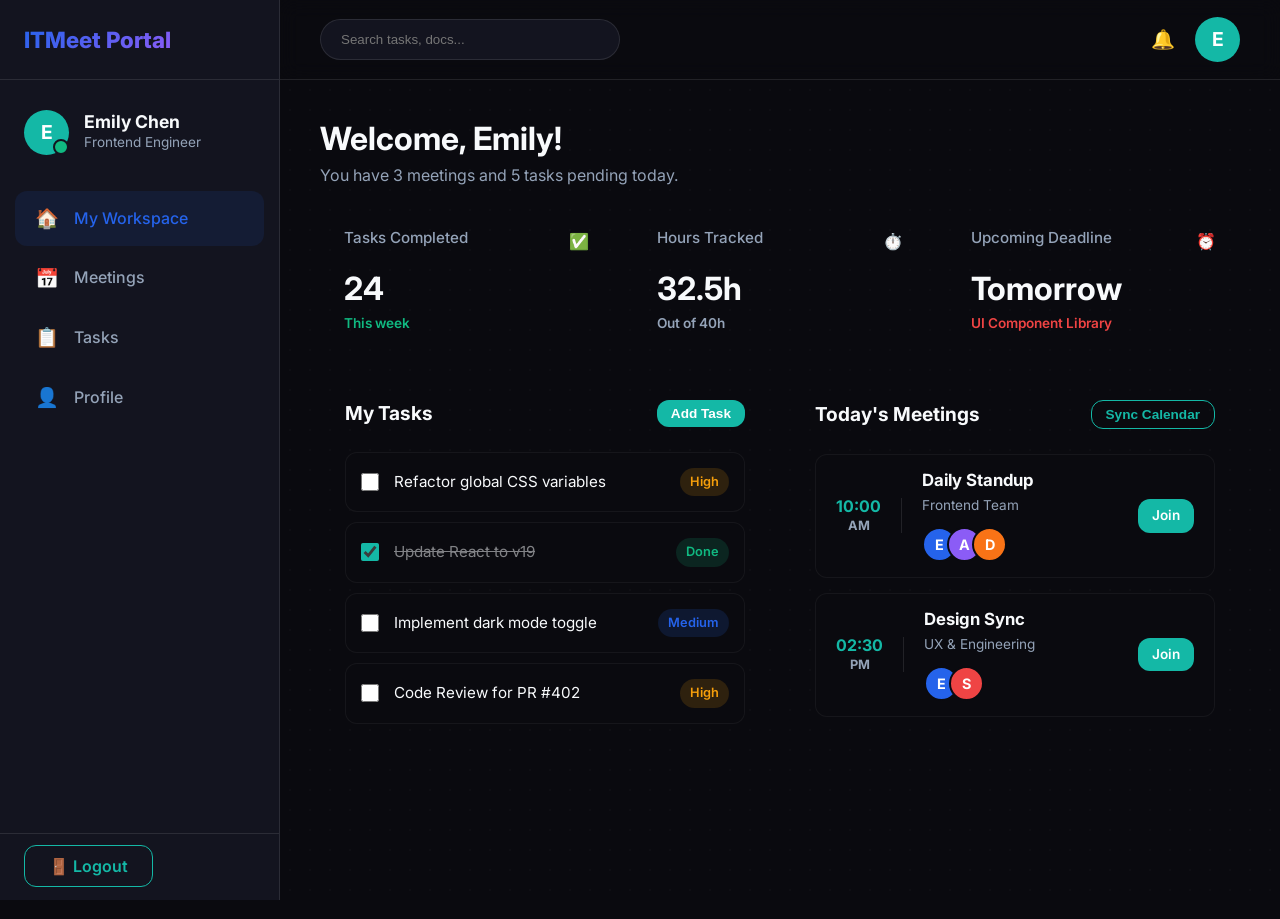
<file: employee-dashboard.html>
<!DOCTYPE html>
<html lang="en">
<head>
  <meta charset="UTF-8">
  <meta name="viewport" content="width=device-width, initial-scale=1.0">
  <title>Employee Portal - ITMeet</title>
  <link rel="stylesheet" href="css/global.css">
  <link rel="stylesheet" href="css/dashboard.css">
</head>
<body class="dash-body employee-theme">
  <div id="loader"><div class="spinner"></div></div>

  <!-- Sidebar Overlay for Mobile -->
  <div class="sidebar-overlay" id="sidebarOverlay"></div>

  <!-- Sidebar -->
  <aside class="sidebar" id="sidebar">
    <div class="sidebar-header">
      <a href="index.html" class="logo">ITMeet Portal</a>
      <button class="close-sidebar" id="closeSidebar">&times;</button>
    </div>
    
    <div class="user-profile mb-4">
      <div class="avatar online emp-avatar">E</div>
      <div class="user-info">
        <h4>Emily Chen</h4>
        <p>Frontend Engineer</p>
      </div>
    </div>

    <nav class="sidebar-nav">
      <ul>
        <li><a href="404.html" class="active"><span class="icon">🏠</span> My Workspace</a></li>
        <li><a href="404.html"><span class="icon">📅</span> Meetings</a></li>
        <li><a href="404.html"><span class="icon">📋</span> Tasks</a></li>
        <li><a href="404.html"><span class="icon">👤</span> Profile</a></li>
      </ul>
    </nav>

    <div class="sidebar-footer">
      <a href="login.html" class="btn-outline w-100 text-center border-teal color-teal"><span class="icon">🚪</span> Logout</a>
    </div>
  </aside>

  <!-- Main Content -->
  <main class="main-content">
    
    <!-- Topbar -->
    <header class="topbar">
      <button class="menu-toggle" id="menuToggle">☰</button>
      <div class="topbar-search">
        <input type="text" placeholder="Search tasks, docs...">
      </div>
      <div class="topbar-actions">
        <button class="icon-btn">🔔</button>
        <a href="index.html" class="profile-link">
          <div class="avatar emp-avatar">E</div>
        </a>
      </div>
    </header>

    <!-- Dashboard Content -->
    <div class="dashboard-wrap reveal">
      <div class="dash-header mb-4">
        <h1>Welcome, Emily!</h1>
        <p>You have 3 meetings and 5 tasks pending today.</p>
      </div>

      <!-- Quick Metrics -->
      <div class="stats-grid mt-4 mb-4" style="grid-template-columns: repeat(3, 1fr);">
        <div class="stat-card glass-card border-teal">
          <div class="stat-top"><h4>Tasks Completed</h4><span class="icon text-teal">✅</span></div>
          <h2>24</h2><p class="trend positive">This week</p>
        </div>
        <div class="stat-card glass-card border-teal">
          <div class="stat-top"><h4>Hours Tracked</h4><span class="icon text-teal">⏱️</span></div>
          <h2>32.5h</h2><p class="trend neutral">Out of 40h</p>
        </div>
        <div class="stat-card glass-card border-teal">
          <div class="stat-top"><h4>Upcoming Deadline</h4><span class="icon text-teal">⏰</span></div>
          <h2>Tomorrow</h2><p class="trend negative">UI Component Library</p>
        </div>
      </div>

      <div class="chart-table-grid" style="grid-template-columns: 1fr 1fr;">
        
        <!-- Task List -->
        <div class="dash-panel glass-card">
          <div class="panel-header">
            <h3>My Tasks</h3>
            <button class="btn-primary btn-sm bg-teal">Add Task</button>
          </div>
          <ul class="task-list">
            <li class="task-item">
              <label class="task-check">
                <input type="checkbox">
                <span class="task-label">Refactor global CSS variables</span>
              </label>
              <span class="status-badge bg-warning">High</span>
            </li>
            <li class="task-item">
              <label class="task-check">
                <input type="checkbox" checked>
                <span class="task-label" style="text-decoration: line-through; opacity: 0.5;">Update React to v19</span>
              </label>
              <span class="status-badge bg-success">Done</span>
            </li>
            <li class="task-item">
              <label class="task-check">
                <input type="checkbox">
                <span class="task-label">Implement dark mode toggle</span>
              </label>
              <span class="status-badge bg-primary-alt">Medium</span>
            </li>
            <li class="task-item">
              <label class="task-check">
                <input type="checkbox">
                <span class="task-label">Code Review for PR #402</span>
              </label>
              <span class="status-badge bg-warning">High</span>
            </li>
          </ul>
        </div>

        <!-- Upcoming Meetings -->
        <div class="dash-panel glass-card">
          <div class="panel-header">
            <h3>Today's Meetings</h3>
            <button class="btn-outline btn-sm color-teal border-teal">Sync Calendar</button>
          </div>
          <div class="meeting-list">
            <div class="meeting-card">
              <div class="meet-time">10:00<br><span>AM</span></div>
              <div class="meet-info">
                <h4>Daily Standup</h4>
                <p>Frontend Team</p>
                <div class="meet-avatars">
                  <div class="avatar sm">E</div>
                  <div class="avatar sm bg-purple">A</div>
                  <div class="avatar sm bg-orange">D</div>
                </div>
              </div>
              <a href="#" class="btn-primary btn-sm bg-teal">Join</a>
            </div>
            <div class="meeting-card">
              <div class="meet-time">02:30<br><span>PM</span></div>
              <div class="meet-info">
                <h4>Design Sync</h4>
                <p>UX & Engineering</p>
                <div class="meet-avatars">
                  <div class="avatar sm">E</div>
                  <div class="avatar sm bg-red">S</div>
                </div>
              </div>
              <a href="#" class="btn-primary btn-sm bg-teal">Join</a>
            </div>
          </div>
        </div>
      </div>
    </div>
  </main>

  <script src="js/main.js"></script>
  <script src="js/dashboard.js"></script>
</body>
</html>
</file>
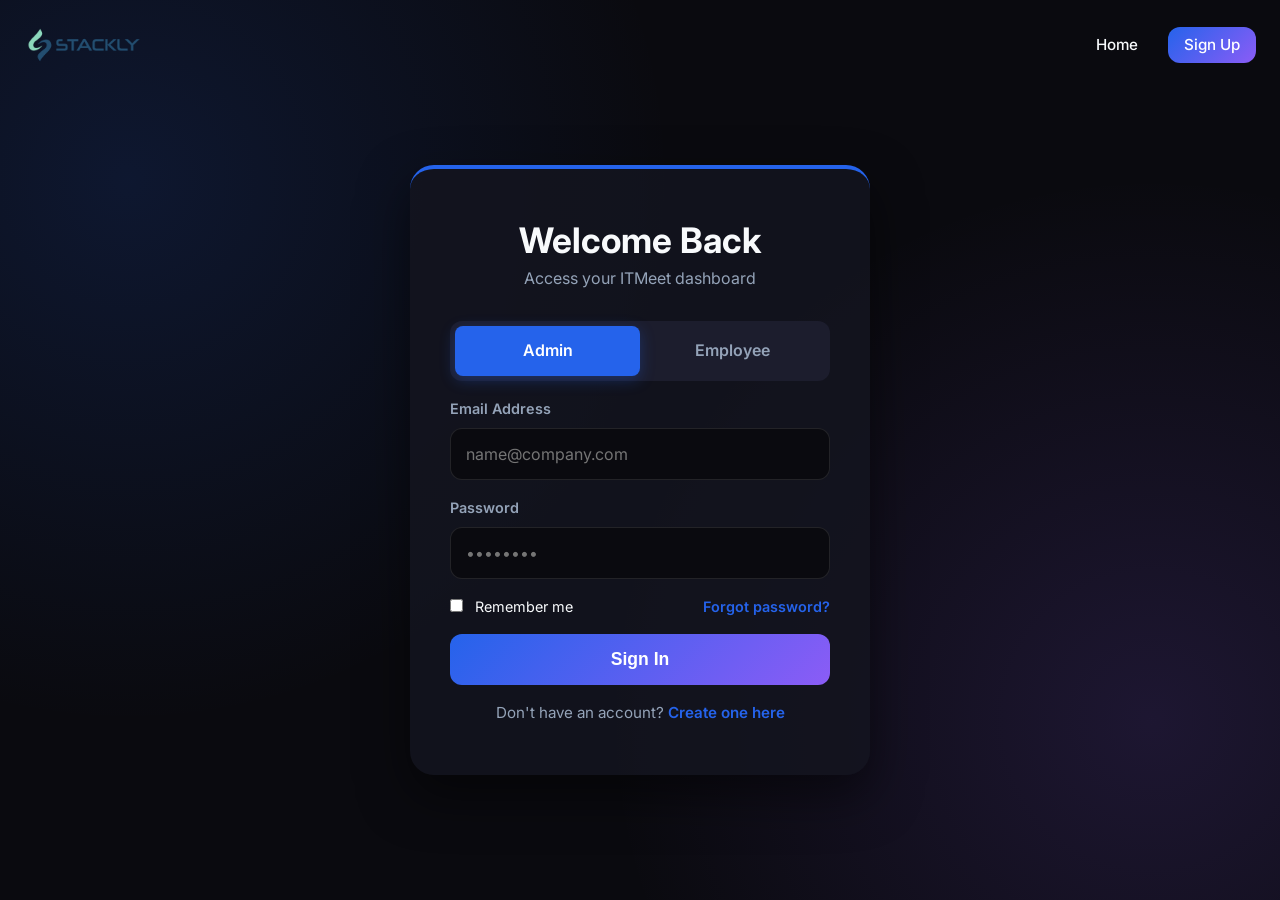
<file: login.html>
<!DOCTYPE html>
<html lang="en">
<head>
  <meta charset="UTF-8">
  <meta name="viewport" content="width=device-width, initial-scale=1.0">
  <title>Login - ITMeet</title>
  <link rel="stylesheet" href="css/global.css">
  <link rel="stylesheet" href="css/auth.css">
</head>
<body class="auth-body">
  <div id="loader"><div class="spinner"></div></div>

  <!-- Navbar -->
  <nav class="navbar auth-nav">
    <div class="container">
   <a href="index.html" class="logo">
        <img src="assets/stack logo.png" alt="logo">
      </a>
      <div class="nav-links">
        <a href="index.html">Home</a>
        <a href="signup.html" class="btn-primary" style="padding: 6px 16px;">Sign Up</a>
      </div>
    </div>
  </nav>

  <div class="auth-container reveal zoom">
    <div class="auth-card glass-card">
      <div class="auth-header text-center">
        <h2>Welcome Back</h2>
        <p>Access your ITMeet dashboard</p>
      </div>

      <form id="loginForm" class="auth-form">
        <!-- Role Selection -->
        <div class="role-selector">
          <label class="role-option">
            <input type="radio" name="role" value="admin" required checked>
            <span class="role-box">Admin</span>
          </label>
          <label class="role-option">
            <input type="radio" name="role" value="employee" required>
            <span class="role-box">Employee</span>
          </label>
        </div>

        <div class="input-grp mt-4">
          <label>Email Address</label>
          <input type="email" id="loginEmail" placeholder="name@company.com" required>
        </div>
        
        <div class="input-grp mt-4">
          <label>Password</label>
          <input type="password" id="loginPassword" placeholder="••••••••" minlength="6" required>
        </div>
        
        <div class="auth-actions mt-4">
          <label><input type="checkbox"> Remember me</label>
          <a href="#" class="forgot-pwd">Forgot password?</a>
        </div>

        <button type="submit" class="btn-primary w-100 mt-4">Sign In</button>
      </form>

      <div class="auth-footer text-center mt-4">
        <p>Don't have an account? <a href="signup.html">Create one here</a></p>
      </div>
    </div>
  </div>

  <script src="js/main.js"></script>
  <script src="js/auth.js"></script>
</body>
</html>
</file>
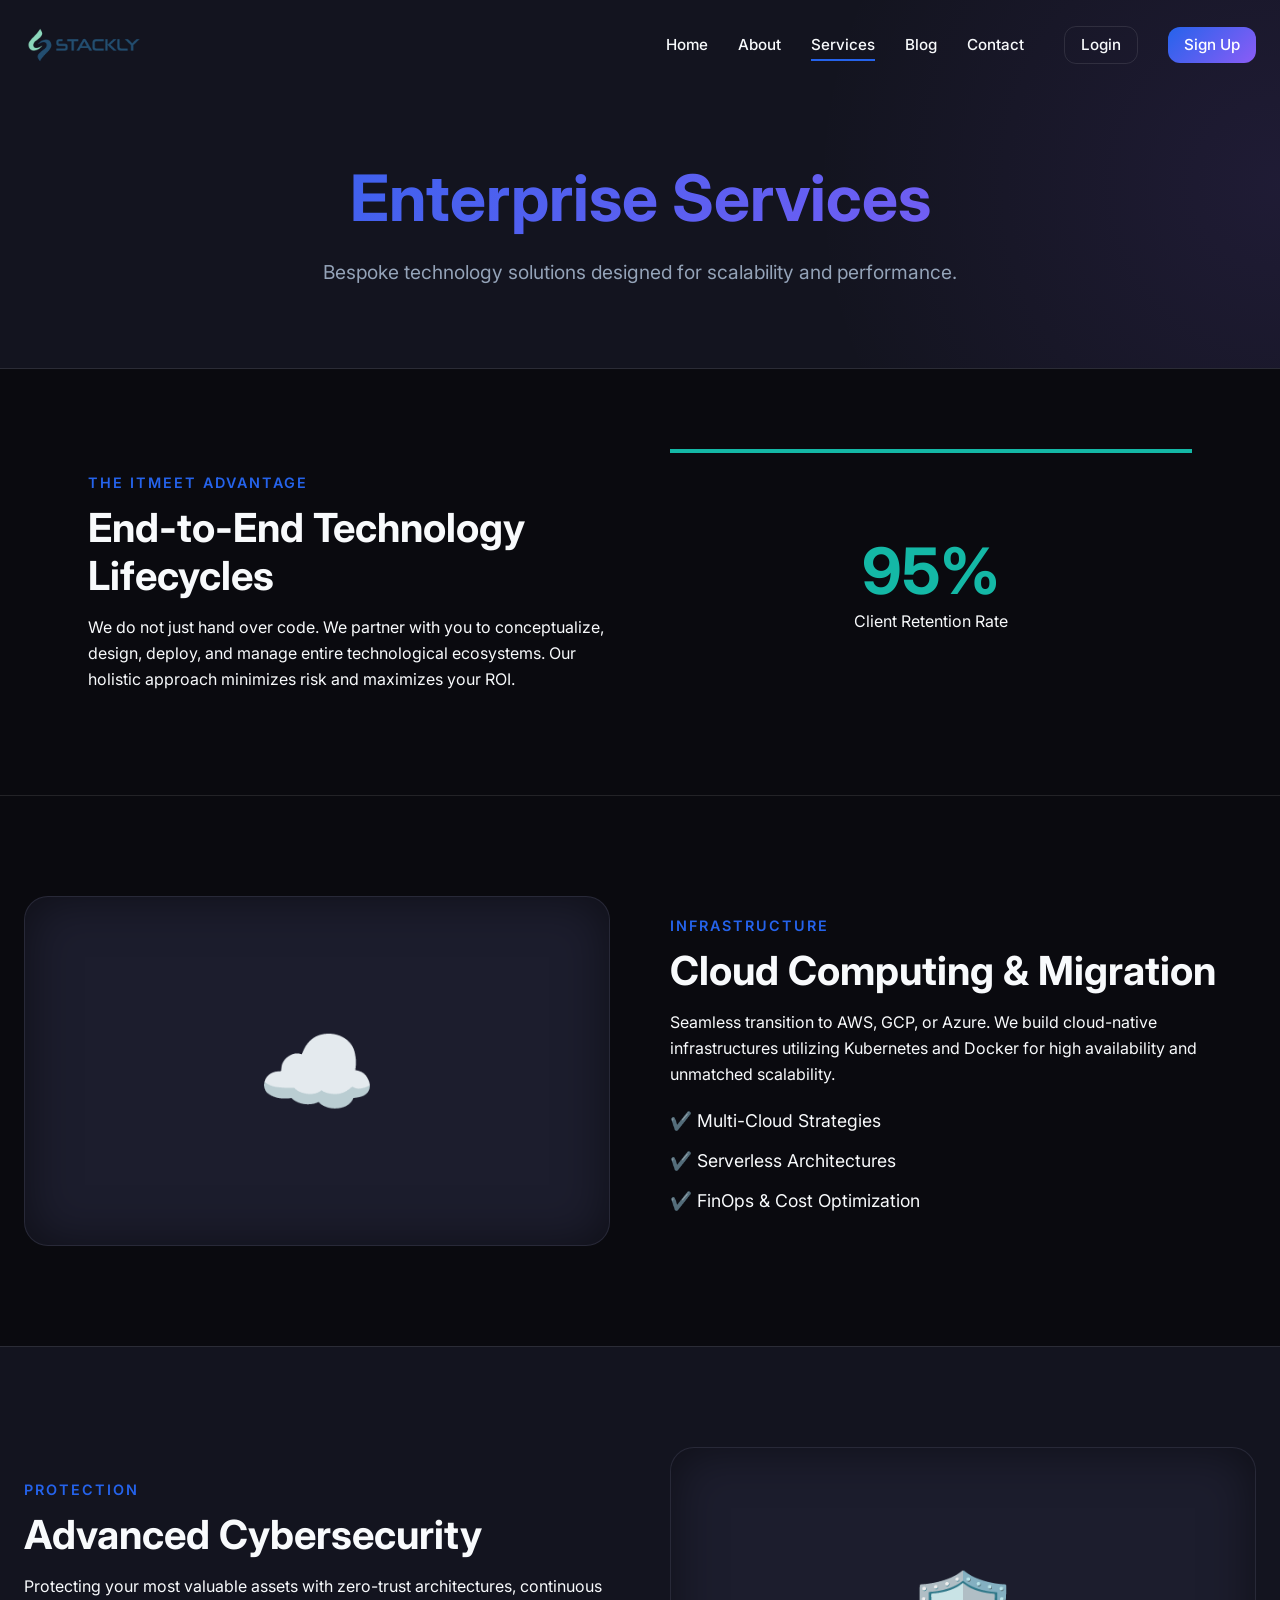
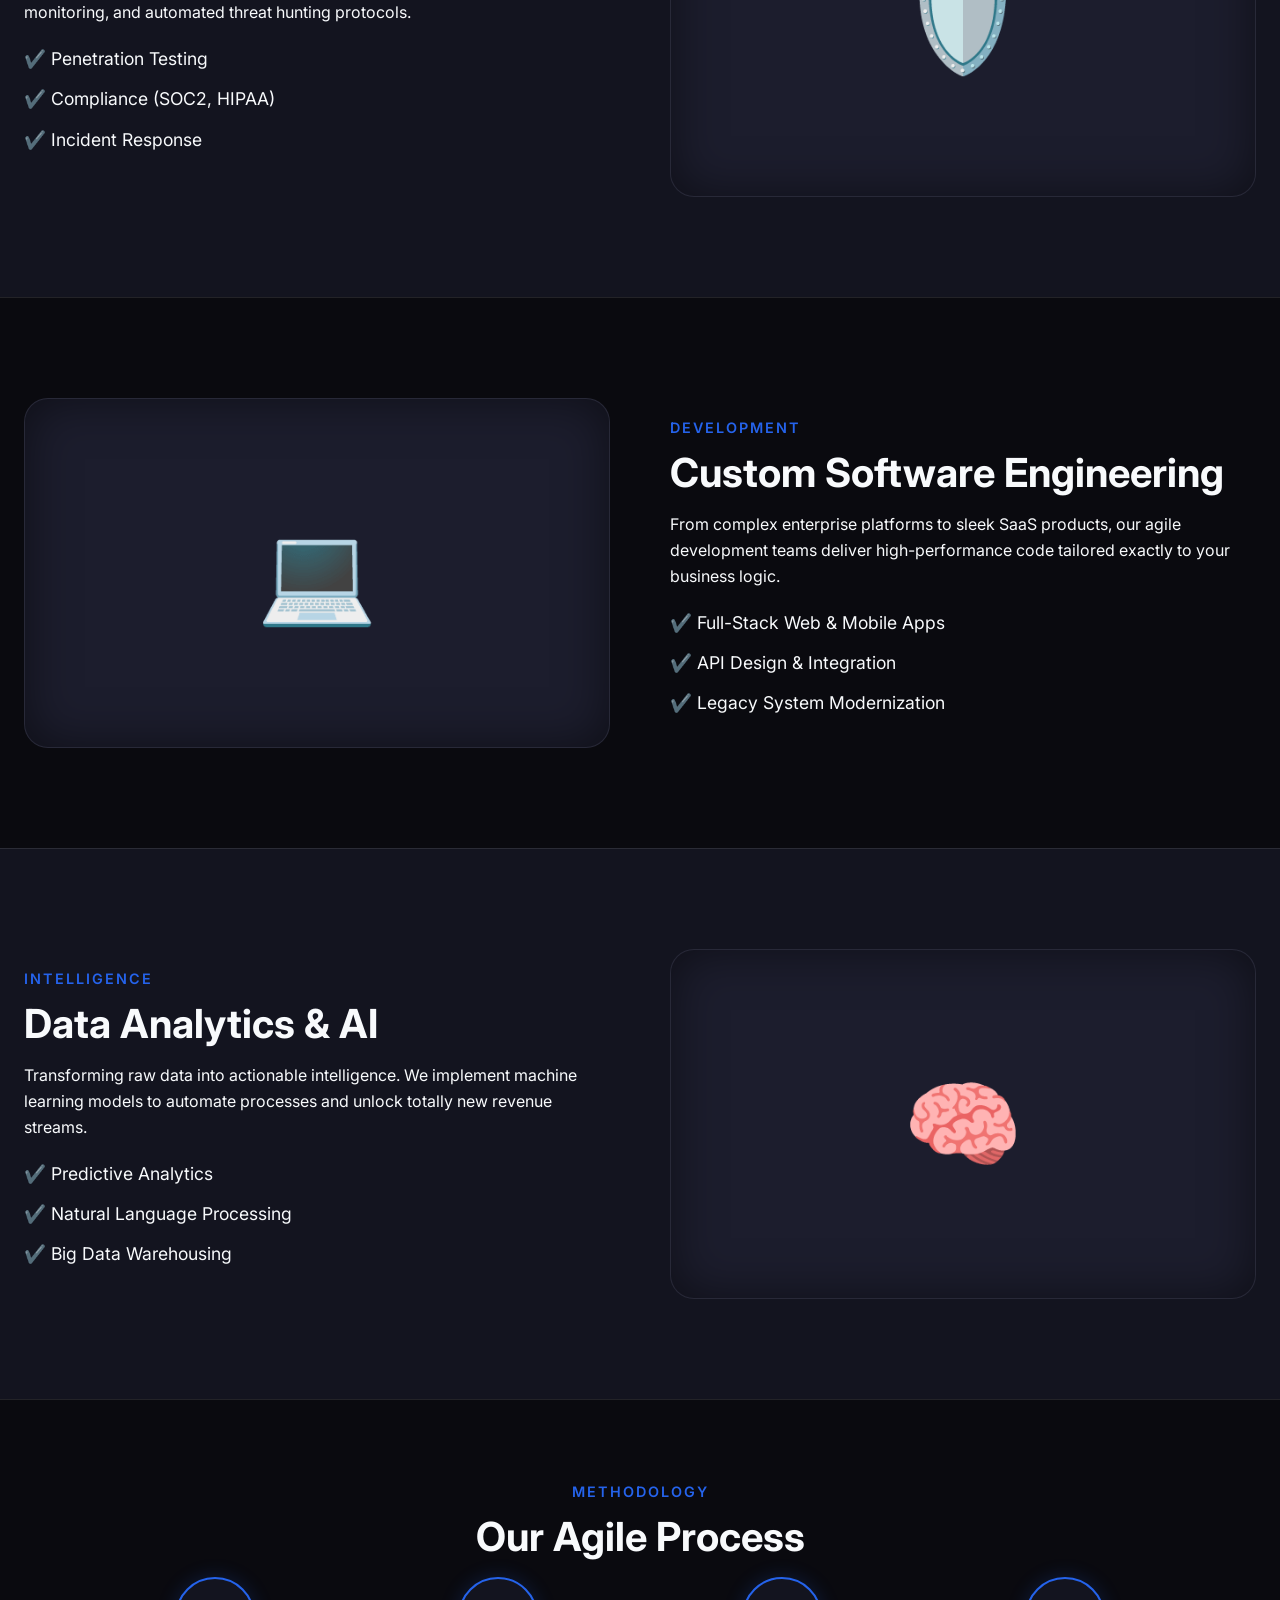
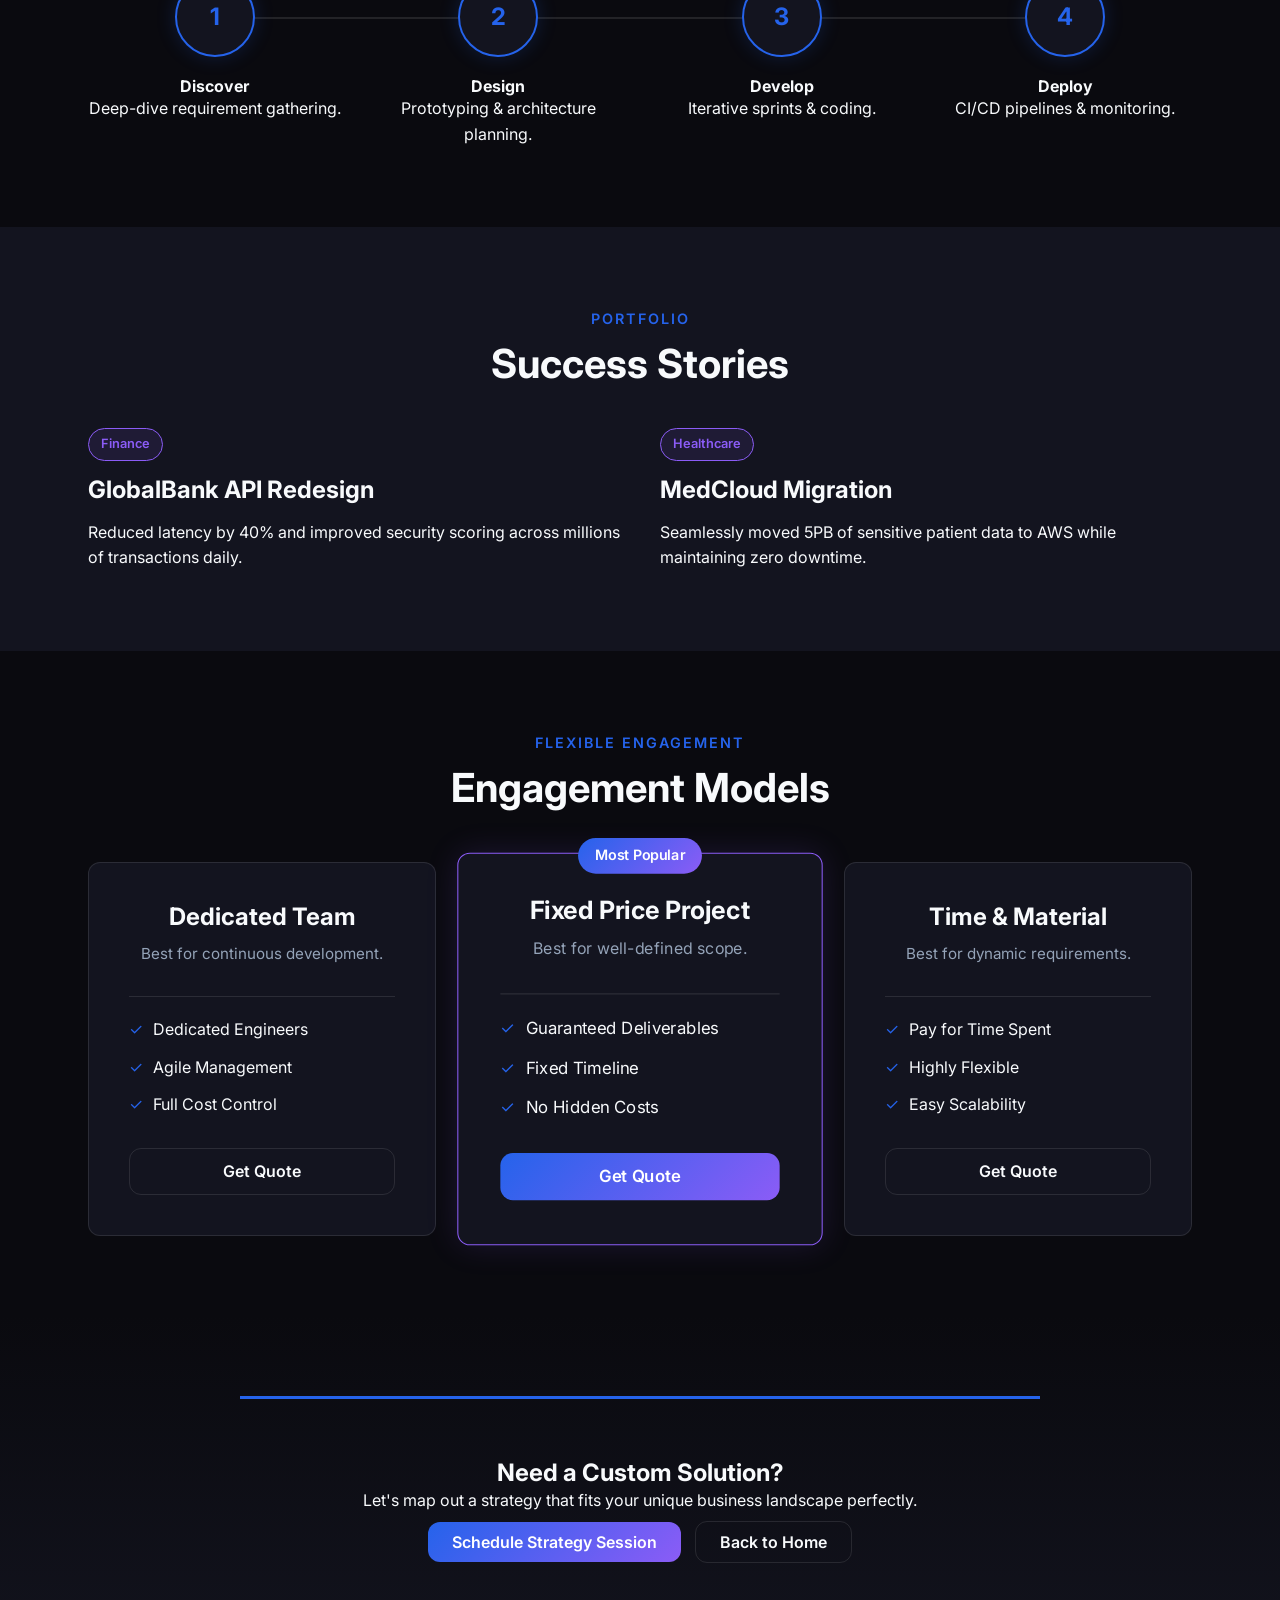
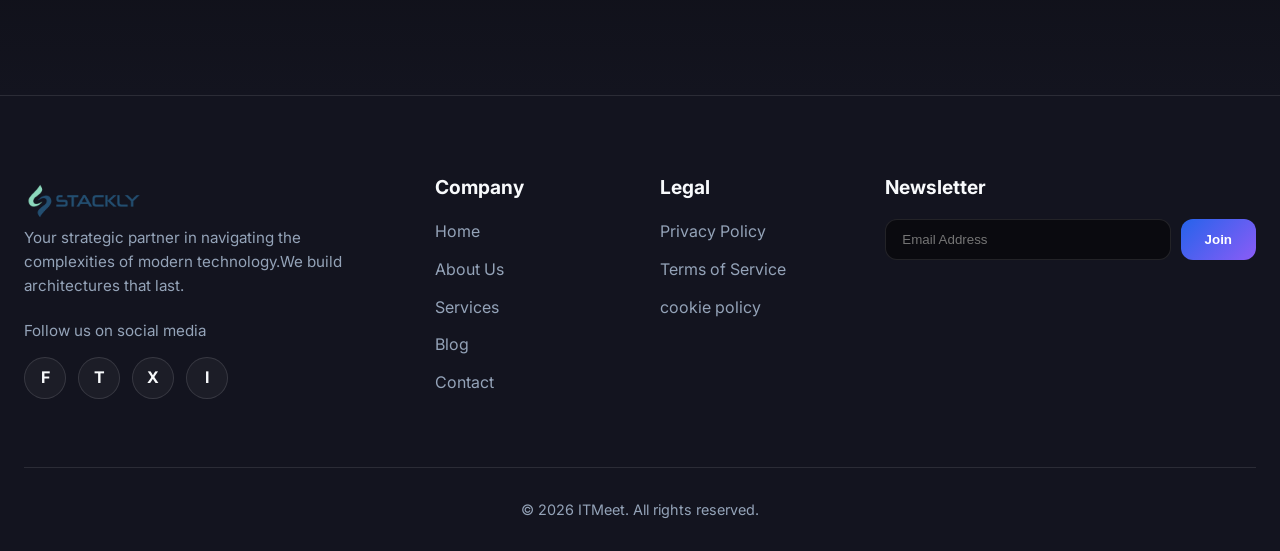
<file: services.html>
<!DOCTYPE html>
<html lang="en">
<head>
  <meta charset="UTF-8">
  <meta name="viewport" content="width=device-width, initial-scale=1.0">
  <title>Our Services - ITMeet</title>
  <link rel="stylesheet" href="css/global.css">
  <link rel="stylesheet" href="css/services.css">
</head>
<body>
  <div id="loader"><div class="spinner"></div></div>

  <!-- Navbar -->
  <nav class="navbar">
    <div class="container">
      <a href="index.html" class="logo">
        <img src="assets/stack logo.png" alt="logo">
      </a>
      <div class="nav-links">
        <a href="index.html">Home</a>
        <a href="about.html">About</a>
        <a href="services.html" class="active">Services</a>
        <a href="blog.html">Blog</a>
        <a href="contact.html">Contact</a>
        <a href="login.html" class="btn-outline" style="margin-left:10px; padding: 6px 16px;">Login</a>
        <a href="signup.html" class="btn-primary" style="padding: 6px 16px;">Sign Up</a>
      </div>
      <div class="hamburger"><span></span><span></span><span></span></div>
    </div>
  </nav>

  <!-- 1. Page Header -->
  <section class="page-header" id="header">
    <div class="container text-center reveal">
      <h1>Enterprise Services</h1>
      <p>Bespoke technology solutions designed for scalability and performance.</p>
    </div>
  </section>

  <!-- 2. Why Our Services -->
  <section class="why-services" id="intro">
    <div class="container">
      <div class="split-layout">
        <div class="why-text reveal">
          <span class="section-subtitle">The ITMeet Advantage</span>
          <h2 class="section-title">End-to-End Technology Lifecycles</h2>
          <p>We do not just hand over code. We partner with you to conceptualize, design, deploy, and manage entire technological ecosystems. Our holistic approach minimizes risk and maximizes your ROI.</p>
        </div>
        <div class="why-graphic reveal zoom">
          <div class="glass-card text-center">
            <h3>95%</h3>
            <p>Client Retention Rate</p>
          </div>
        </div>
      </div>
    </div>
  </section>

  <!-- 3. Service 1: Cloud Computing -->
  <section class="service-detail" id="serv-cloud">
    <div class="container">
      <div class="split-layout reverse-mobile">
        <div class="srv-img reveal zoom"><div class="img-box">☁️</div></div>
        <div class="srv-content reveal">
          <span class="section-subtitle">Infrastructure</span>
          <h2 class="section-title">Cloud Computing & Migration</h2>
          <p>Seamless transition to AWS, GCP, or Azure. We build cloud-native infrastructures utilizing Kubernetes and Docker for high availability and unmatched scalability.</p>
          <ul class="srv-list mt-4">
            <li>✔️ Multi-Cloud Strategies</li>
            <li>✔️ Serverless Architectures</li>
            <li>✔️ FinOps & Cost Optimization</li>
          </ul>
        </div>
      </div>
    </div>
  </section>

  <!-- 4. Service 2: Cybersecurity -->
  <section class="service-detail bg-alt" id="serv-cyber">
    <div class="container">
      <div class="split-layout">
        <div class="srv-content reveal">
          <span class="section-subtitle">Protection</span>
          <h2 class="section-title">Advanced Cybersecurity</h2>
          <p>Protecting your most valuable assets with zero-trust architectures, continuous monitoring, and automated threat hunting protocols.</p>
          <ul class="srv-list mt-4">
            <li>✔️ Penetration Testing</li>
            <li>✔️ Compliance (SOC2, HIPAA)</li>
            <li>✔️ Incident Response</li>
          </ul>
        </div>
        <div class="srv-img reveal zoom"><div class="img-box">🛡️</div></div>
      </div>
    </div>
  </section>

  <!-- 5. Service 3: Custom Software -->
  <section class="service-detail" id="serv-dev">
    <div class="container">
      <div class="split-layout reverse-mobile">
        <div class="srv-img reveal zoom"><div class="img-box">💻</div></div>
        <div class="srv-content reveal">
          <span class="section-subtitle">Development</span>
          <h2 class="section-title">Custom Software Engineering</h2>
          <p>From complex enterprise platforms to sleek SaaS products, our agile development teams deliver high-performance code tailored exactly to your business logic.</p>
          <ul class="srv-list mt-4">
            <li>✔️ Full-Stack Web & Mobile Apps</li>
            <li>✔️ API Design & Integration</li>
            <li>✔️ Legacy System Modernization</li>
          </ul>
        </div>
      </div>
    </div>
  </section>

  <!-- 6. Service 4: Data Analytics & AI -->
  <section class="service-detail bg-alt" id="serv-data">
    <div class="container">
      <div class="split-layout">
        <div class="srv-content reveal">
          <span class="section-subtitle">Intelligence</span>
          <h2 class="section-title">Data Analytics & AI</h2>
          <p>Transforming raw data into actionable intelligence. We implement machine learning models to automate processes and unlock totally new revenue streams.</p>
          <ul class="srv-list mt-4">
            <li>✔️ Predictive Analytics</li>
            <li>✔️ Natural Language Processing</li>
            <li>✔️ Big Data Warehousing</li>
          </ul>
        </div>
        <div class="srv-img reveal zoom"><div class="img-box">🧠</div></div>
      </div>
    </div>
  </section>

  <!-- 7. Development Process -->
  <section class="process" id="process">
    <div class="container text-center reveal">
      <span class="section-subtitle">Methodology</span>
      <h2 class="section-title">Our Agile Process</h2>
      <div class="process-grid mt-4">
        <div class="p-step reveal zoom">
          <div class="p-circle">1</div>
          <h4>Discover</h4><p>Deep-dive requirement gathering.</p>
        </div>
        <div class="p-step reveal zoom" style="transition-delay: 0.1s">
          <div class="p-circle">2</div>
          <h4>Design</h4><p>Prototyping & architecture planning.</p>
        </div>
        <div class="p-step reveal zoom" style="transition-delay: 0.2s">
          <div class="p-circle">3</div>
          <h4>Develop</h4><p>Iterative sprints & coding.</p>
        </div>
        <div class="p-step reveal zoom" style="transition-delay: 0.3s">
          <div class="p-circle">4</div>
          <h4>Deploy</h4><p>CI/CD pipelines & monitoring.</p>
        </div>
      </div>
    </div>
  </section>

  <!-- 8. Case Studies -->
  <section class="case-studies" id="cases">
    <div class="container reveal">
      <div class="text-center mb-4">
        <span class="section-subtitle">Portfolio</span>
        <h2 class="section-title">Success Stories</h2>
      </div>
      <div class="case-grid">
        <div class="case-card glass-card">
          <span class="badge">Finance</span>
          <h3>GlobalBank API Redesign</h3>
          <p>Reduced latency by 40% and improved security scoring across millions of transactions daily.</p>
        </div>
        <div class="case-card glass-card">
          <span class="badge">Healthcare</span>
          <h3>MedCloud Migration</h3>
          <p>Seamlessly moved 5PB of sensitive patient data to AWS while maintaining zero downtime.</p>
        </div>
      </div>
    </div>
  </section>

  <!-- 9. Pricing Plans -->
  <section class="pricing" id="pricing">
    <div class="container reveal">
      <div class="text-center mb-4">
        <span class="section-subtitle">Flexible Engagement</span>
        <h2 class="section-title">Engagement Models</h2>
      </div>
      <div class="pricing-grid">
        <div class="price-plan">
          <h3>Dedicated Team</h3>
          <p>Best for continuous development.</p>
          <ul>
            <li>Dedicated Engineers</li>
            <li>Agile Management</li>
            <li>Full Cost Control</li>
          </ul>
          <a href="contact.html" class="btn-outline mt-4">Get Quote</a>
        </div>
        <div class="price-plan popular">
          <span class="pop-tag">Most Popular</span>
          <h3>Fixed Price Project</h3>
          <p>Best for well-defined scope.</p>
          <ul>
            <li>Guaranteed Deliverables</li>
            <li>Fixed Timeline</li>
            <li>No Hidden Costs</li>
          </ul>
          <a href="contact.html" class="btn-primary mt-4">Get Quote</a>
        </div>
        <div class="price-plan">
          <h3>Time & Material</h3>
          <p>Best for dynamic requirements.</p>
          <ul>
            <li>Pay for Time Spent</li>
            <li>Highly Flexible</li>
            <li>Easy Scalability</li>
          </ul>
          <a href="contact.html" class="btn-outline mt-4">Get Quote</a>
        </div>
      </div>
    </div>
  </section>

  <!-- 10. Need Custom Solution? (CTA) -->
  <section class="custom-solution" id="cta">
    <div class="container text-center reveal zoom">
      <div class="cta-wrap glass-card">
        <h2>Need a Custom Solution?</h2>
        <p>Let's map out a strategy that fits your unique business landscape perfectly.</p>
        <div class="btns mt-4">
          <a href="contact.html" class="btn-primary" style="margin-right:10px;">Schedule Strategy Session</a>
          <a href="index.html" class="btn-outline">Back to Home</a>
        </div>
      </div>
    </div>
  </section>

  <!-- Footer -->

  <!-- Footer -->
  <footer class="footer">
    <div class="container">
      <div class="footer-grid">
        <div class="footer-col">
        <a href="index.html" class="logo">
        <img src="assets/stack logo.png" alt="logo">
      </a>
          <p>Your strategic partner in navigating the complexities of modern technology.We build architectures that last.</p>
          <div class="footer-social">
            <p>Follow us on social media</p>
            <div class="social-links">
              <a href="404.html" class="social-link" aria-label="Facebook">F</a>
              <a href="404.html" class="social-link" aria-label="Twitter">T</a>
              <a href="404.html" class="social-link" aria-label="Instagram">X</a>
              <a href="404.html" class="social-link" aria-label="LinkedIn">I</a>
            </div>
          </div>
        </div>
        <div class="footer-col">
          <h3>Company</h3>
          <ul class="footer-links">
             <li><a href="404.html">Home</a></li>
            <li><a href="404.html">About Us</a></li>
            <li><a href="404.html">Services</a></li>
            <li><a href="404.html">Blog</a></li>
             <li><a href="404.html">Contact</a></li>
          </ul>
        </div>
        <div class="footer-col">
          <h3>Legal</h3>
          <ul class="footer-links">
            <li><a href="404.html">Privacy Policy</a></li>
            <li><a href="404.html">Terms of Service</a></li>
             <li><a href="404.html">cookie policy</a></li>
          </ul>
        </div>
        <div class="footer-col">
          <h3>Newsletter</h3>
          <form class="newsletter-form" onsubmit="event.preventDefault(); alert('Subscribed!');">
            <input type="email" placeholder="Email Address" required>
            <button class="btn-primary" type="submit">Join</button>
          </form>
        </div>
      </div>
      <div class="footer-bottom">&copy; 2026 ITMeet. All rights reserved.</div>
    </div>
  </footer>

  <script src="js/main.js"></script>
</body>
</html>
</file>
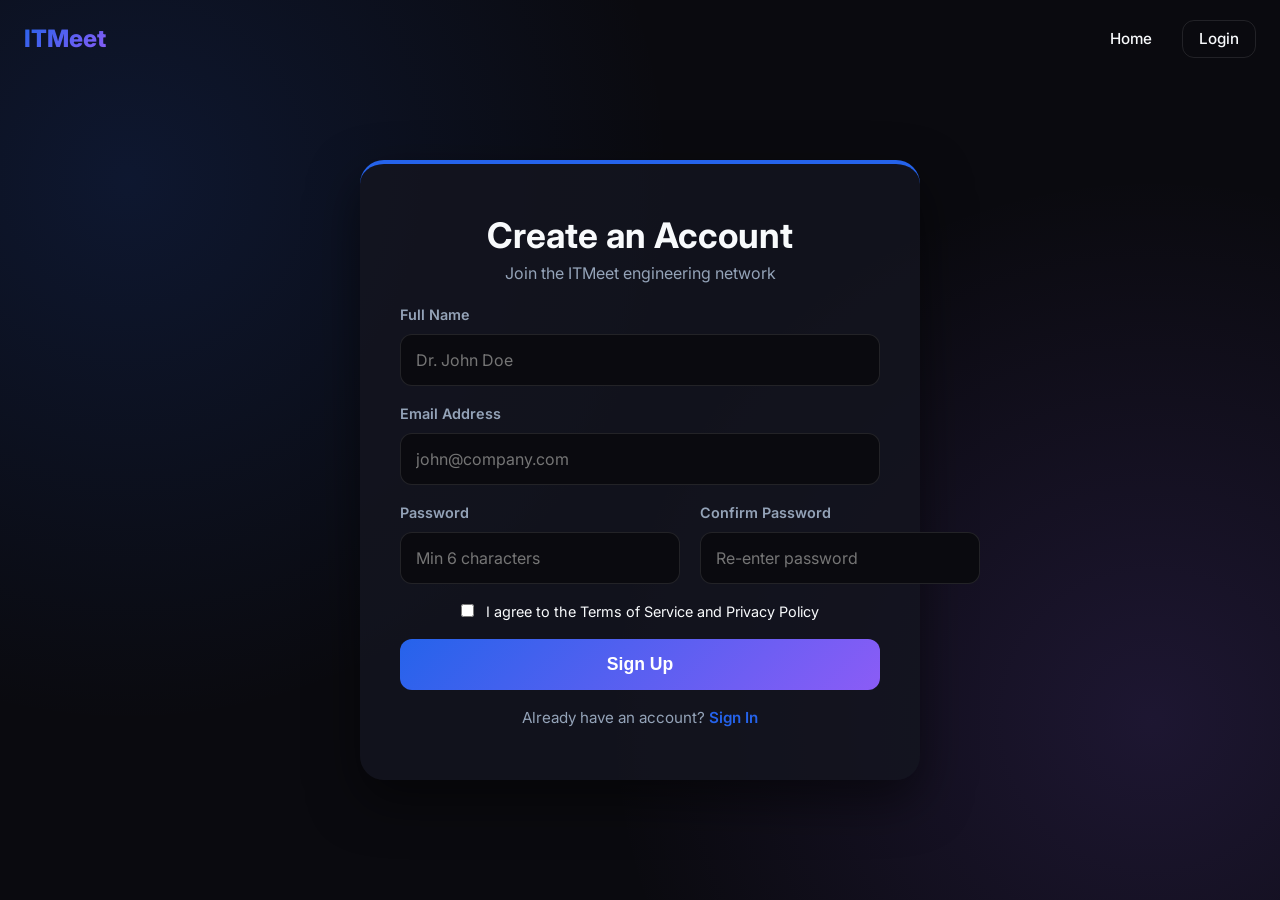
<file: signup.html>
<!DOCTYPE html>
<html lang="en">
<head>
  <meta charset="UTF-8">
  <meta name="viewport" content="width=device-width, initial-scale=1.0">
  <title>Sign Up - ITMeet</title>
  <link rel="stylesheet" href="css/global.css">
  <link rel="stylesheet" href="css/auth.css">
</head>
<body class="auth-body signup-body">
  <div id="loader"><div class="spinner"></div></div>

  <!-- Navbar -->
  <nav class="navbar auth-nav">
    <div class="container">
      <a href="index.html" class="logo">ITMeet</a>
      <div class="nav-links">
        <a href="index.html">Home</a>
        <a href="login.html" class="btn-outline" style="padding: 6px 16px;">Login</a>
      </div>
    </div>
  </nav>

  <div class="auth-container reveal zoom">
    <div class="auth-card glass-card">
      <div class="auth-header text-center">
        <h2>Create an Account</h2>
        <p>Join the ITMeet engineering network</p>
      </div>

      <form id="signupForm" class="auth-form mt-4">
        
        <div class="error-msg text-center mb-2" id="signupError" style="display:none; color: #ef4444;"></div>

        <div class="input-grp">
          <label>Full Name</label>
          <input type="text" id="signupName" placeholder="Dr. John Doe" required>
        </div>

        <div class="input-grp mt-4">
          <label>Email Address</label>
          <input type="email" id="signupEmail" placeholder="john@company.com" required>
        </div>

        <div class="form-row mt-4">
          <div class="input-grp">
            <label>Password</label>
            <input type="password" id="signupPassword" placeholder="Min 6 characters" minlength="6" required>
          </div>
          <div class="input-grp">
            <label>Confirm Password</label>
            <input type="password" id="signupConfirm" placeholder="Re-enter password" required>
          </div>
        </div>
        
        <div class="auth-actions mt-4 text-center" style="display:block;">
          <label><input type="checkbox" required> I agree to the <a href="#">Terms of Service</a> and <a href="#">Privacy Policy</a></label>
        </div>

        <button type="submit" class="btn-primary w-100 mt-4">Sign Up</button>
      </form>

      <div class="auth-footer text-center mt-4">
        <p>Already have an account? <a href="login.html">Sign In</a></p>
      </div>
    </div>
  </div>

  <script src="js/main.js"></script>
  <script src="js/auth.js"></script>
</body>
</html>
</file>
<file: css/global.css>
@import url('https://fonts.googleapis.com/css2?family=Inter:wght@300;400;500;600;700;800&display=swap');

:root {
  /* Premium Dark Theme Core */
  --bg-primary: #0a0a0f;
  --bg-secondary: #13141f;
  --bg-tertiary: #1c1d2d;
  
  /* Accents */
  --accent-blue: #2563eb;
  --accent-blue-hover: #1d4ed8;
  --accent-teal: #14b8a6;
  --accent-purple: #8b5cf6;
  --gradient-primary: linear-gradient(135deg, var(--accent-blue), var(--accent-purple));
  --gradient-glow: linear-gradient(135deg, rgba(37,99,235,0.2), rgba(139,92,246,0.2));

  /* Text Colors */
  --text-primary: #f8fafc;
  --text-muted: #94a3b8;
  --text-dark: #0f172a;

  /* UI Elements */
  --border-color: rgba(255, 255, 255, 0.1);
  --glass-bg: rgba(19, 20, 31, 0.7);
  --glass-border: rgba(255, 255, 255, 0.05);

  /* Spacing & Utilities */
  --section-padding: 100px 0;
  --border-radius: 12px;
  --border-radius-lg: 24px;
  --transition-fast: 0.3s ease;
  --transition-slow: 0.6s cubic-bezier(0.16, 1, 0.3, 1);
  --shadow-glow: 0 0 20px rgba(37, 99, 235, 0.3);
  --shadow-card: 0 10px 30px rgba(0, 0, 0, 0.5);
}

/* Base Reset */
* {
  margin: 0;
  padding: 0;
  box-sizing: border-box;
}

html {
  scroll-behavior: smooth;
  font-size: 16px;
}

body {
  font-family: 'Inter', sans-serif;
  background-color: var(--bg-primary);
  color: var(--text-primary);
  line-height: 1.6;
  overflow-x: hidden;
}

ul { list-style: none; }
a { text-decoration: none; color: inherit; }
img { max-width: 100%; height: auto; display: block; }

/* Container */
.container {
  width: 100%;
  max-width: 1280px;
  margin: 0 auto;
  padding: 0 24px;
}

/* Loading Screen */
#loader {
  position: fixed;
  top: 0; left: 0; width: 100%; height: 100%;
  background: var(--bg-primary);
  z-index: 9999;
  display: flex;
  justify-content: center;
  align-items: center;
  transition: opacity var(--transition-slow), visibility var(--transition-slow);
}

.spinner {
  width: 50px;
  height: 50px;
  border: 4px solid var(--border-color);
  border-top-color: var(--accent-blue);
  border-radius: 50%;
  animation: spin 1s linear infinite;
}

@keyframes spin {
  to { transform: rotate(360deg); }
}

/* Navbar */
.navbar {
  position: fixed;
  top: 0; left: 0; width: 100%;
  padding: 20px 0;
  z-index: 1000;
  transition: all var(--transition-fast);
}

.navbar.scrolled {
  background: var(--glass-bg);
  backdrop-filter: blur(16px);
  -webkit-backdrop-filter: blur(16px);
  padding: 15px 0;
  border-bottom: 1px solid var(--glass-border);
}

.navbar .container {
  display: flex;
  justify-content: space-between;
  align-items: center;
}

.logo {
  font-size: 1.5rem;
  font-weight: 800;
  background: var(--gradient-primary);
  -webkit-background-clip: text;
  -webkit-text-fill-color: transparent;
}

.nav-links {
  display: flex;
  gap: 30px;
  align-items: center;
}

.nav-links a {
  font-weight: 500;
  font-size: 0.95rem;
  transition: color var(--transition-fast);
  position: relative;
}

.nav-links a:hover {
  color: var(--accent-blue);
}

.nav-links a::after {
  content: '';
  position: absolute;
  bottom: -4px; left: 0;
  width: 0; height: 2px;
  background: var(--accent-blue);
  transition: width var(--transition-fast);
}

.nav-links a:hover::after, .nav-links a.active::after {
  width: 100%;
}

.btn-primary {
  background: var(--gradient-primary);
  color: #fff;
  padding: 10px 24px;
  border-radius: var(--border-radius);
  font-weight: 600;
  transition: transform var(--transition-fast), box-shadow var(--transition-fast);
  border: none;
  cursor: pointer;
}

.btn-primary:hover {
  transform: translateY(-2px);
  box-shadow: var(--shadow-glow);
}

.btn-outline {
  background: transparent;
  color: var(--text-primary);
  border: 1px solid var(--border-color);
  padding: 10px 24px;
  border-radius: var(--border-radius);
  font-weight: 600;
  transition: all var(--transition-fast);
  cursor: pointer;
}

.btn-outline:hover {
  border-color: var(--accent-blue);
  color: var(--accent-blue);
}

/* Hamburger Menu */
.hamburger {
  display: none;
  cursor: pointer;
  flex-direction: column;
  gap: 6px;
}

.hamburger span {
  width: 28px; height: 3px;
  background: var(--text-primary);
  border-radius: 2px;
  transition: var(--transition-fast);
}

/* Footer Focus */
.footer {
  background: var(--bg-secondary);
  padding: 80px 0 30px;
  border-top: 1px solid var(--border-color);
}

.footer-grid {
  display: grid;
  grid-template-columns: 2fr 1fr 1fr 2fr;
  gap: 40px;
  margin-bottom: 60px;
}

.footer-col h3 {
  font-size: 1.2rem;
  margin-bottom: 20px;
  color: var(--text-primary);
}

.footer-col p {
  color: var(--text-muted);
  font-size: 0.95rem;
  margin-bottom: 20px;
}

.footer-social {
  margin-top: 16px;
}

.footer-social p {
  color: var(--text-muted);
  font-size: 0.95rem;
  margin-bottom: 14px;
}

.social-links {
  display: flex;
  flex-wrap: wrap;
  gap: 12px;
}

.social-link {
  display: inline-flex;
  align-items: center;
  justify-content: center;
  width: 42px;
  height: 42px;
  border-radius: 50%;
  border: 1px solid rgba(255, 255, 255, 0.12);
  background: rgba(255, 255, 255, 0.04);
  color: var(--text-primary);
  font-weight: 700;
  transition: all var(--transition-fast);
}

.social-link:hover {
  background: var(--accent-blue);
  border-color: var(--accent-blue);
  color: #fff;
  transform: translateY(-2px);
}

.footer-links li {
  margin-bottom: 12px;
}

.footer-links a {
  color: var(--text-muted);
  transition: color var(--transition-fast);
}

.footer-links a:hover {
  color: var(--accent-blue);
}

.newsletter-form {
  display: flex;
  gap: 10px;
}

.newsletter-form input {
  padding: 12px 16px;
  border-radius: var(--border-radius);
  border: 1px solid var(--border-color);
  background: var(--bg-primary);
  color: var(--text-primary);
  flex: 1;
}

.newsletter-form input:focus {
  outline: none;
  border-color: var(--accent-blue);
}

.footer-bottom {
  text-align: center;
  padding-top: 30px;
  border-top: 1px solid var(--border-color);
  color: var(--text-muted);
  font-size: 0.9rem;
}

/* Typography Headings */
h1, h2, h3, h4, h5, h6 {
  line-height: 1.2;
}

.section-title {
  font-size: 2.5rem;
  font-weight: 700;
  margin-bottom: 15px;
}

.section-subtitle {
  color: var(--accent-blue);
  text-transform: uppercase;
  letter-spacing: 2px;
  font-size: 0.9rem;
  font-weight: 600;
  display: block;
  margin-bottom: 10px;
}

/* Animations */
.reveal {
  opacity: 0;
  transform: translateY(40px);
  transition: opacity var(--transition-slow), transform var(--transition-slow);
}

.reveal.active {
  opacity: 1;
  transform: translateY(0);
}

.reveal.zoom {
  transform: scale(0.9);
}

.reveal.zoom.active {
  transform: scale(1);
}

/* Utility */
.text-center { text-align: center; }
.mb-2 { margin-bottom: 0.5rem; }
.mb-4 { margin-bottom: 1rem; }
.mt-4 { margin-top: 1rem; }

/* Responsive */
@media (max-width: 992px) {
  .footer-grid {
    grid-template-columns: 1fr 1fr;
  }
}

@media (max-width: 768px) {
  .hamburger {
    display: flex;
    z-index: 1001;
  }

  .nav-links {
    position: fixed;
    top: 0; right: -100%;
    width: 60%; height: 100vh;
    background: var(--bg-secondary);
    flex-direction: column;
    justify-content: center;
    padding: 40px;
    transition: right var(--transition-fast);
    border-left: 1px solid var(--border-color);
  }

  .nav-links.active {
    right: 0;
  }

  .hamburger.active span:nth-child(1) {
    transform: translateY(9px) rotate(45deg);
  }
  .hamburger.active span:nth-child(2) {
    opacity: 0;
  }
  .hamburger.active span:nth-child(3) {
    transform: translateY(-9px) rotate(-45deg);
  }

  .footer-grid {
    grid-template-columns: 1fr;
  }
  
  .section-title {
    font-size: 2rem;
  }
}
/* ===== LOGO ===== */
.logo {
    display: flex;
    align-items: center;
    text-decoration: none;
}

/* Logo Image */
.logo img {
    width: 120px;      /* desktop size */
    height: auto;
    object-fit: contain;
    transition: 0.3s ease;
}

/* Hover effect (optional premium touch) */
.logo img:hover {
    transform: scale(1.05);
}

/* ===== MOBILE RESPONSIVE ===== */
@media (max-width: 768px) {

    .logo img {
        width: 90px;   /* smaller for mobile */
    }

}

/* ===== SMALL DEVICES ===== */
@media (max-width: 480px) {

    .logo img {
        width: 75px;   /* extra small screens */
    }

}
</file>
<file: css/home.css>
/* Home Page Specific Styles */

/* Hero Section */
.hero {
  position: relative;
  min-height: 100vh;
  display: flex;
  align-items: center;
  padding-top: 80px;
  overflow: hidden;
}

.hero .container {
  display: grid;
  grid-template-columns: 1.2fr 1fr;
  gap: 60px;
  align-items: center;
  position: relative;
  z-index: 2;
}

.hero::before {
  content: '';
  position: absolute;
  top: -20%; left: -10%;
  width: 50vw; height: 50vw;
  background: var(--gradient-glow);
  filter: blur(100px);
  border-radius: 50%;
  z-index: 1;
}

.badge {
  display: inline-block;
  padding: 8px 16px;
  background: rgba(37, 99, 235, 0.1);
  border: 1px solid var(--accent-blue);
  color: var(--accent-blue);
  border-radius: 30px;
  font-size: 0.85rem;
  font-weight: 600;
  margin-bottom: 25px;
  letter-spacing: 1px;
}

.hero h1 {
  font-size: 4.5rem;
  font-weight: 800;
  margin-bottom: 25px;
  background: linear-gradient(to right, #ffffff, #a8b2d1);
  -webkit-background-clip: text;
  -webkit-text-fill-color: transparent;
}

.hero p {
  font-size: 1.2rem;
  color: var(--text-muted);
  margin-bottom: 40px;
  max-width: 500px;
}

.hero-btns {
  display: flex;
  gap: 20px;
}

.hero-graphic {
  position: relative;
  height: 500px;
}

.glass-orb {
  position: absolute;
  top: 50%; left: 50%;
  transform: translate(-50%, -50%);
  width: 300px; height: 300px;
  background: var(--gradient-primary);
  border-radius: 50%;
  filter: blur(40px);
  animation: pulse 4s ease-in-out infinite alternate;
}

@keyframes pulse {
  0% { transform: translate(-50%, -50%) scale(1); opacity: 0.6; }
  100% { transform: translate(-50%, -50%) scale(1.1); opacity: 0.9; }
}

.tech-grid {
  position: absolute;
  inset: 0;
  background: 
    linear-gradient(rgba(255,255,255,0.03) 1px, transparent 1px) 0 0,
    linear-gradient(90deg, rgba(255,255,255,0.03) 1px, transparent 1px) 0 0;
  background-size: 40px 40px;
  border-radius: 20px;
  border: 1px solid var(--glass-border);
  backdrop-filter: blur(5px);
  /* Simulate 3D tilt */
  transform: perspective(1000px) rotateY(-15deg) rotateX(10deg);
}

/* Sections Base Padding */
section {
  padding: var(--section-padding);
}

/* Glass Card Global Utility */
.glass-card {
  background: var(--glass-bg);
  border: 1px solid var(--glass-border);
  border-radius: var(--border-radius-lg);
  backdrop-filter: blur(16px);
  -webkit-backdrop-filter: blur(16px);
  padding: 40px;
}

/* About Intro */
.about-intro {
  background: var(--bg-secondary);
}
.split-layout {
  display: grid;
  grid-template-columns: 1fr 1fr;
  gap: 60px;
  align-items: center;
}
.main-card {
  text-align: center;
  padding: 60px 40px;
  border-top: 4px solid var(--accent-blue);
}
.main-card .icon {
  font-size: 3rem;
  margin-bottom: 20px;
}

/* Features */
.feature-grid {
  display: grid;
  grid-template-columns: repeat(4, 1fr);
  gap: 30px;
}
.feature-card {
  background: var(--bg-secondary);
  padding: 40px 30px;
  border-radius: var(--border-radius);
  border: 1px solid var(--glass-border);
  transition: transform var(--transition-fast), border-color var(--transition-fast);
}
.feature-card:hover {
  transform: translateY(-10px);
  border-color: var(--accent-blue);
}
.feature-icon {
  font-size: 2.5rem;
  margin-bottom: 20px;
}
.feature-card h3 {
  font-size: 1.2rem;
  margin-bottom: 15px;
}
.feature-card p {
  color: var(--text-muted);
  font-size: 0.95rem;
}

/* Services Preview */
.split-header {
  display: flex;
  justify-content: space-between;
  align-items: flex-end;
  margin-bottom: 60px;
}
.service-list {
  display: flex;
  flex-direction: column;
  gap: 20px;
}
.service-row {
  display: grid;
  grid-template-columns: 300px 1fr 50px;
  align-items: center;
  padding: 30px 40px;
  background: var(--bg-secondary);
  border-radius: var(--border-radius);
  border: 1px solid var(--glass-border);
  transition: var(--transition-fast);
  cursor: pointer;
}
.service-row:hover {
  background: var(--glass-bg);
  border-color: var(--accent-blue);
  transform: scale(1.02);
}
.service-row h3 {
  font-size: 1.5rem;
}
.service-row p {
  color: var(--text-muted);
}
.service-row .arrow {
  font-size: 1.5rem;
  color: var(--accent-blue);
  justify-self: center;
}

/* Stats */
.stats {
  background: linear-gradient(to right, var(--bg-tertiary), var(--bg-secondary));
  padding: 60px 0;
  border-top: 1px solid var(--glass-border);
  border-bottom: 1px solid var(--glass-border);
}
.stats-container {
  display: grid;
  grid-template-columns: repeat(4, 1fr);
  text-align: center;
  gap: 30px;
}
.stat-item h2 {
  font-size: 3.5rem;
  font-weight: 800;
  background: var(--gradient-primary);
  -webkit-background-clip: text;
  -webkit-text-fill-color: transparent;
  margin-bottom: 10px;
}

/* Tech Stack */
.tech-logos {
  display: flex;
  flex-wrap: wrap;
  justify-content: center;
  gap: 20px;
  margin-top: 50px;
}
.tech-logo {
  padding: 15px 30px;
  background: var(--bg-secondary);
  border: 1px solid var(--border-color);
  border-radius: 30px;
  font-weight: 600;
  color: var(--text-muted);
  transition: all var(--transition-fast);
}
.tech-logo:hover {
  color: #fff;
  border-color: var(--accent-blue);
  box-shadow: 0 0 15px rgba(37,99,235,0.2);
}

/* Testimonials */
.testimonials {
  background: var(--bg-secondary);
}
.testimonial-slider {
  max-width: 800px;
  margin: 50px auto 0;
}
.testimo-card {
  padding: 50px;
  border: 1px solid var(--border-color);
  border-radius: var(--border-radius-lg);
  background: var(--bg-primary);
}
.testimo-card .quote {
  font-size: 1.5rem;
  font-style: italic;
  margin-bottom: 30px;
}
.testimo-card .author {
  color: var(--accent-blue);
  font-weight: 600;
}

/* Timeline */
.timeline {
  max-width: 800px;
  margin: 50px auto 0;
  position: relative;
}
.timeline::before {
  content: '';
  position: absolute;
  top: 0; bottom: 0; left: 24px;
  width: 2px;
  background: var(--border-color);
}
.tl-item {
  position: relative;
  padding-left: 70px;
  margin-bottom: 50px;
}
.tl-dot {
  position: absolute;
  left: 17px; top: 5px;
  width: 16px; height: 16px;
  background: var(--accent-blue);
  border-radius: 50%;
  box-shadow: 0 0 10px var(--accent-blue);
}
.tl-content h3 {
  font-size: 1.4rem;
  margin-bottom: 10px;
}
.tl-content p {
  color: var(--text-muted);
}

/* CTA */
.cta-box {
  text-align: center;
  background: linear-gradient(to right, rgba(37,99,235,0.1), rgba(139,92,246,0.1));
  border: 1px solid var(--accent-blue);
}
.cta-box h2 {
  font-size: 2.5rem;
  margin-bottom: 20px;
}

/* Blog Preview */
.blog-grid {
  display: grid;
  grid-template-columns: 1fr 1fr;
  gap: 40px;
}
.blog-card {
  background: var(--bg-secondary);
  border-radius: var(--border-radius);
  overflow: hidden;
  border: 1px solid var(--border-color);
  transition: transform var(--transition-fast);
}
.blog-card:hover {
  transform: translateY(-10px);
}
.img-placeholder {
  width: 100%; height: 250px;
  background: var(--bg-tertiary);
  border-bottom: 1px solid var(--border-color);
}
.blog-content {
  padding: 30px;
}
.blog-content .date {
  color: var(--accent-teal);
  font-size: 0.9rem;
  font-weight: 600;
  margin-bottom: 10px;
  display: block;
}
.blog-content h3 {
  font-size: 1.5rem;
  margin-bottom: 20px;
}
.read-more {
  color: var(--accent-blue);
  font-weight: 600;
}
.read-more:hover { text-decoration: underline; }

/* Team */
.team {
  background: var(--bg-secondary);
}
.team-grid {
  display: grid;
  grid-template-columns: repeat(3, 1fr);
  gap: 40px;
  margin-top: 50px;
}
.team-member {
  background: var(--bg-primary);
  padding: 40px;
  border-radius: var(--border-radius);
  border: 1px solid var(--border-color);
}
.avatar-placeholder {
  width: 150px; height: 150px;
  border-radius: 50%;
  background: var(--bg-tertiary);
  margin: 0 auto 25px;
}
.team-member h3 {
  font-size: 1.3rem;
  margin-bottom: 5px;
}
.team-member p {
  color: var(--accent-blue);
  font-weight: 500;
}

/* FAQ */
.faq-list {
  max-width: 800px;
  margin: 0 auto;
}
.faq-item {
  background: var(--bg-secondary);
  padding: 30px;
  border-radius: var(--border-radius);
  margin-bottom: 20px;
  border: 1px solid var(--border-color);
}
.faq-item h4 {
  font-size: 1.2rem;
  margin-bottom: 10px;
}
.faq-item p {
  color: var(--text-muted);
}

/* Contact Preview */
.contact-grid {
  display: grid;
  grid-template-columns: 1fr 1fr;
  gap: 60px;
  align-items: center;
}
.contact-info ul {
  margin-top: 30px;
}
.contact-info li {
  margin-bottom: 15px;
  font-size: 1.1rem;
}
.contact-form input, .contact-form textarea {
  width: 100%;
  padding: 15px;
  margin-bottom: 20px;
  background: var(--bg-primary);
  border: 1px solid var(--border-color);
  color: var(--text-primary);
  border-radius: var(--border-radius);
  font-family: inherit;
}
.contact-form input:focus, .contact-form textarea:focus {
  outline: none;
  border-color: var(--accent-blue);
}
.contact-form button {
  width: 100%;
}

/* Responsive Overrides */
@media (max-width: 1024px) {
  .hero .container {
    grid-template-columns: 1fr;
    text-align: center;
    gap: 40px;
  }
  .hero h1 { font-size: 3.5rem; }
  .hero p { margin: 0 auto 40px; }
  .hero-btns { justify-content: center; }
  
  .split-layout, .contact-grid {
    grid-template-columns: 1fr;
  }
  
  .feature-grid, .stats-container {
    grid-template-columns: repeat(2, 1fr);
  }
}

@media (max-width: 768px) {
  .hero h1 { font-size: 2.5rem; }
  .service-row { grid-template-columns: 1fr; gap: 10px; text-align: center; }
  .service-row .arrow { display: none; }
  .split-header { flex-direction: column; text-align: center; gap: 20px; align-items: center; }
  .blog-grid, .team-grid { grid-template-columns: 1fr; }
  .stats-container { grid-template-columns: 1fr; }
}
</file>
<file: css/about.css>
/* About Page Specific Styles */

/* Page Header */
.page-header {
  padding: 160px 0 80px;
  background: var(--bg-secondary);
  border-bottom: 1px solid var(--border-color);
  position: relative;
  overflow: hidden;
}
.page-header::before {
  content: '';
  position: absolute;
  top: -50%; left: 50%;
  transform: translateX(-50%);
  width: 100%; height: 200%;
  background: radial-gradient(circle, rgba(37,99,235,0.1) 0%, transparent 60%);
  z-index: 1;
}
.page-header .container {
  position: relative;
  z-index: 2;
}
.page-header h1 {
  font-size: 4rem;
  background: var(--gradient-primary);
  -webkit-background-clip: text;
  -webkit-text-fill-color: transparent;
  margin-bottom: 20px;
}
.page-header p {
  font-size: 1.2rem;
  color: var(--text-muted);
}

/* Story */
.story-graphic .image-box {
  width: 100%; height: 400px;
  background: var(--bg-tertiary);
  border-radius: var(--border-radius-lg);
  border: 1px solid var(--border-color);
  background-image: linear-gradient(45deg, var(--bg-secondary) 25%, transparent 25%, transparent 75%, var(--bg-secondary) 75%, var(--bg-secondary)), linear-gradient(45deg, var(--bg-secondary) 25%, transparent 25%, transparent 75%, var(--bg-secondary) 75%, var(--bg-secondary));
  background-size: 20px 20px;
  background-position: 0 0, 10px 10px;
}

/* Vision & Mission */
.vm-grid {
  display: grid;
  grid-template-columns: 1fr 1fr;
  gap: 40px;
}
.vm-card {
  text-align: center;
  transition: transform var(--transition-fast), box-shadow var(--transition-fast);
}
.vm-card:hover {
  transform: scale(1.03);
  box-shadow: var(--shadow-glow);
}
.vm-card h3 {
  font-size: 2rem;
  margin-bottom: 20px;
  color: var(--accent-blue);
}

/* Values */
.values {
  background: var(--bg-secondary);
}
.values-grid {
  display: grid;
  grid-template-columns: repeat(4, 1fr);
  gap: 30px;
}
.value-item {
  background: var(--bg-primary);
  padding: 40px 20px;
  border-radius: var(--border-radius);
  border: 1px solid var(--glass-border);
}
.value-item .icon {
  font-size: 3rem;
  margin-bottom: 20px;
}
.value-item h4 {
  font-size: 1.3rem;
  margin-bottom: 10px;
}

/* History Timeline */
.history-timeline {
  display: flex;
  justify-content: space-between;
  margin-top: 50px;
  position: relative;
}
.history-timeline::before {
  content: '';
  position: absolute;
  top: 30px; left: 0; right: 0;
  height: 2px;
  background: var(--border-color);
  z-index: 1;
}
.h-item {
  position: relative;
  z-index: 2;
  width: 200px;
}
.h-item .year {
  width: 60px; height: 60px;
  background: var(--accent-blue);
  color: #fff;
  border-radius: 50%;
  display: flex;
  align-items: center;
  justify-content: center;
  font-weight: 700;
  margin: 0 auto 20px;
  box-shadow: 0 0 15px var(--accent-blue);
}
.h-content {
  color: var(--text-muted);
}

/* Team Extended */
.team-ext {
  background: var(--bg-secondary);
}
.team-ext-grid {
  display: grid;
  grid-template-columns: repeat(4, 1fr);
  gap: 30px;
  margin-top: 40px;
}
.t-card {
  background: var(--bg-primary);
  border: 1px solid var(--border-color);
  border-radius: var(--border-radius);
  padding: 30px;
}
.t-img {
  width: 120px; height: 120px;
  border-radius: 50%;
  background: var(--bg-tertiary);
  margin: 0 auto 20px;
  border: 2px solid var(--accent-blue);
}
.t-card h4 {
  font-size: 1.2rem;
  margin-bottom: 5px;
}
.t-card p {
  color: var(--accent-teal);
  font-size: 0.9rem;
}

/* Culture Gallery */
.culture-gallery {
  display: grid;
  grid-template-columns: repeat(3, 1fr);
  gap: 20px;
  margin-top: 40px;
}
.cg-item {
  height: 200px;
  background: var(--bg-tertiary);
  border-radius: var(--border-radius);
  border: 1px solid var(--border-color);
}

/* Global Presence Map */
.map-placeholder {
  width: 100%; height: 400px;
  background: radial-gradient(circle at center, var(--bg-tertiary) 0%, var(--bg-secondary) 100%);
  border: 1px solid var(--border-color);
  border-radius: var(--border-radius-lg);
  overflow: hidden;
}
.map-placeholder iframe {
  width: 100%;
  height: 100%;
  border: 0;
}

/* Partners Awards */
.partners {
  background: var(--bg-secondary);
}
.award-grid {
  display: flex;
  justify-content: center;
  flex-wrap: wrap;
  gap: 30px;
}
.award {
  padding: 20px 40px;
  background: var(--bg-primary);
  border: 1px solid var(--glass-border);
  border-radius: var(--border-radius);
  font-weight: 600;
  color: var(--text-primary);
}

/* Join Us CTA */
.cta-banner {
  background: var(--gradient-primary);
  padding: 60px;
  border-radius: var(--border-radius-lg);
  text-align: center;
  color: #fff;
  box-shadow: var(--shadow-glow);
}
.cta-banner h2 {
  font-size: 2.5rem;
  margin-bottom: 15px;
}
.cta-banner p {
  font-size: 1.1rem;
  opacity: 0.9;
}
.cta-banner .btn-primary {
  background: #fff;
  color: var(--accent-blue);
  box-shadow: none;
}
.cta-banner .btn-primary:hover {
  background: var(--bg-primary);
  color: #fff;
}

/* Responsive */
@media (max-width: 992px) {
  .vm-grid, .values-grid, .team-ext-grid {
    grid-template-columns: repeat(2, 1fr);
  }
  .history-timeline {
    flex-wrap: wrap;
    gap: 40px;
    justify-content: center;
  }
  .history-timeline::before { display: none; }
}

@media (max-width: 768px) {
  .page-header h1 { font-size: 2.5rem; }
  .history-timeline { flex-direction: column; align-items: center; }
  .values-grid, .team-ext-grid, .culture-gallery { grid-template-columns: 1fr; }
  .vm-grid { grid-template-columns: 1fr; }
}
/* ===== STORY SECTION TEXT CENTER ===== */
.story-content {
    text-align: center;          /* centers text */
    display: flex;
    flex-direction: column;
    align-items: center;         /* horizontal center */
    justify-content: center;
}

/* Optional: control width for better readability */
.story-content p {
    max-width: 600px;
    line-height: 1.6;
}
section {
    padding: 80px 5%;   /* top-bottom + left-right */
}
</file>
<file: css/dashboard.css>
/* Dashboard Specific Styling */

.dash-body {
  background: var(--bg-primary);
  display: flex;
  min-height: 100vh;
  overflow: hidden; /* Prevent full scroll, handle inside main */
}

/* Sidebar */
.sidebar {
  width: 280px;
  background: var(--bg-secondary);
  border-right: 1px solid var(--border-color);
  display: flex;
  flex-direction: column;
  position: fixed;
  top: 0; left: 0; bottom: 0;
  z-index: 100;
  transition: transform var(--transition-fast);
}
.sidebar-header {
  height: 80px;
  padding: 0 24px;
  display: flex;
  align-items: center;
  justify-content: space-between;
  border-bottom: 1px solid var(--border-color);
}
.sidebar-header .logo { font-size: 1.4rem; }
.close-sidebar {
  display: none;
  background: none; border: none;
  color: var(--text-primary);
  font-size: 2rem; cursor: pointer;
}

.user-profile {
  padding: 30px 24px 0;
  display: flex;
  align-items: center;
  gap: 15px;
}
.avatar {
  width: 45px; height: 45px;
  border-radius: 50%;
  background: var(--accent-blue);
  color: #fff;
  display: flex;
  align-items: center;
  justify-content: center;
  font-weight: 700;
  font-size: 1.2rem;
  position: relative;
}
.avatar.sm { width: 35px; height: 35px; font-size: 0.9rem; }
.avatar.online::after {
  content: '';
  position: absolute;
  bottom: 0; right: 0;
  width: 12px; height: 12px;
  background: #10b981;
  border: 2px solid var(--bg-secondary);
  border-radius: 50%;
}
.user-info h4 { font-size: 1.1rem; }
.user-info p { font-size: 0.85rem; color: var(--text-muted); }

.sidebar-nav {
  flex: 1;
  padding: 20px 0;
  overflow-y: auto;
}
.sidebar-nav ul { padding: 0 15px; }
.sidebar-nav li { margin-bottom: 5px; }
.sidebar-nav a {
  display: flex;
  align-items: center;
  gap: 15px;
  padding: 12px 20px;
  border-radius: var(--border-radius);
  color: var(--text-muted);
  font-weight: 500;
  transition: all var(--transition-fast);
}
.sidebar-nav a:hover, .sidebar-nav a.active {
  background: rgba(37,99,235,0.1);
  color: var(--accent-blue);
}
.sidebar-nav a .icon { font-size: 1.2rem; }

.sidebar-footer {
  padding: 20px 24px;
  border-top: 1px solid var(--border-color);
}

/* Main Content Area */
.main-content {
  flex: 1;
  margin-left: 280px;
  display: flex;
  flex-direction: column;
  height: 100vh;
  position: relative;
  background: var(--bg-primary);
  /* slight overlay pattern */
  background-image: radial-gradient(rgba(255,255,255,0.02) 1px, transparent 1px);
  background-size: 20px 20px;
}

/* Topbar */
.topbar {
  height: 80px;
  padding: 0 40px;
  background: rgba(10, 10, 15, 0.8);
  backdrop-filter: blur(10px);
  border-bottom: 1px solid var(--border-color);
  display: flex;
  align-items: center;
  justify-content: space-between;
  position: sticky;
  top: 0; z-index: 50;
}
.menu-toggle {
  display: none;
  background: none; border: none;
  color: var(--text-primary);
  font-size: 1.5rem; cursor: pointer;
}
.topbar-search input {
  width: 300px;
  padding: 12px 20px;
  border-radius: 30px;
  background: var(--bg-secondary);
  border: 1px solid var(--border-color);
  color: var(--text-primary);
}
.topbar-search input:focus { outline:none; border-color: var(--accent-blue); }

.topbar-actions {
  display: flex;
  align-items: center;
  gap: 20px;
}
.icon-btn {
  background: none; border: none; color: var(--text-muted);
  font-size: 1.2rem; cursor: pointer; position: relative;
}
.icon-btn:hover { color: var(--text-primary); }
.badge-dot {
  position: absolute; top: 0; right: 0;
  width: 8px; height: 8px; border-radius: 50%;
  background: #ef4444;
}

/* Dashboard Wrap */
.dashboard-wrap {
  padding: 40px;
  overflow-y: auto;
  flex: 1;
}
.dash-header h1 { font-size: 2rem; margin-bottom: 5px; }
.dash-header p { color: var(--text-muted); }

/* Stats Grid */
.stats-grid {
  display: grid;
  grid-template-columns: repeat(4, 1fr);
  gap: 20px;
}
.stat-card {
  padding: 24px;
}
.stat-top {
  display: flex;
  justify-content: space-between;
  margin-bottom: 15px;
}
.stat-top h4 { color: var(--text-muted); font-size: 0.95rem; font-weight: 500; }
.text-primary { color: var(--accent-blue); }
.text-teal { color: var(--accent-teal); }
.stat-card h2 { font-size: 2rem; margin-bottom: 5px; }
.trend { font-size: 0.85rem; font-weight: 600; }
.trend.positive { color: #10b981; }
.trend.negative { color: #ef4444; }
.trend.neutral { color: var(--text-muted); }

/* Main Panels Grid */
.chart-table-grid {
  display: grid;
  grid-template-columns: 1.5fr 1fr;
  gap: 20px;
}
.dash-panel { padding: 25px; display: flex; flex-direction: column; }
.panel-header {
  display: flex;
  justify-content: space-between;
  align-items: center;
  margin-bottom: 25px;
}
.panel-header h3 { font-size: 1.2rem; }
.btn-sm { padding: 6px 14px; font-size: 0.85rem; }

/* Mock Chart Graphic */
.mock-chart {
  flex: 1;
  min-height: 250px;
  display: flex;
  align-items: flex-end;
  gap: 20px;
  padding-bottom: 30px;
  position: relative;
  border-bottom: 1px solid var(--border-color);
  border-left: 1px solid var(--border-color);
}
.chart-bars {
  width: 100%; height: 100%;
  position: absolute; bottom: 0; left: 10px; right: 10px;
  display: flex; justify-content: space-between; align-items: flex-end;
}
.bar-col {
  width: 12%; height: 100%;
  display: flex; flex-direction: column; justify-content: flex-end;
  text-align: center;
}
.bar {
  width: 100%;
  background: var(--gradient-primary);
  border-radius: 4px 4px 0 0;
  transition: height 1s ease;
}
.bar-col span { margin-top: 15px; font-size: 0.85rem; color: var(--text-muted); }

/* Tables */
.table-container { overflow-x: auto; }
.dash-table { width: 100%; border-collapse: collapse; }
.dash-table th {
  text-align: left; padding: 12px 15px;
  color: var(--text-muted); font-size: 0.9rem; font-weight: 500;
  border-bottom: 1px solid var(--border-color);
}
.dash-table td {
  padding: 15px;
  border-bottom: 1px solid rgba(255,255,255,0.05);
}
.user-cell { display: flex; align-items: center; gap: 10px; font-weight: 500;}
.status-badge {
  padding: 4px 10px; border-radius: 20px; font-size: 0.8rem; font-weight: 600;
}
.bg-success { background: rgba(16,185,129,0.15); color: #10b981; }
.bg-warning { background: rgba(245,158,11,0.15); color: #f59e0b; }
.bg-danger { background: rgba(239,68,68,0.15); color: #ef4444; }
.bg-primary-alt { background: rgba(37,99,235,0.15); color: var(--accent-blue); }

/* Employee Theme Specifics */
.employee-theme .avatar.online::after { border-color: var(--bg-secondary); }
.emp-avatar { background: var(--accent-teal); }
.border-teal { border-color: var(--accent-teal); }
.color-teal { color: var(--accent-teal); }
.bg-teal { background: var(--accent-teal); color: #fff; border:none; }
.bg-teal:hover { background: #0f766e; }
.sidebar-nav a:hover.color-teal { color: var(--accent-teal); }

/* Tasks UI */
.task-list { list-style: none; }
.task-item {
  display: flex; justify-content: space-between; align-items: center;
  padding: 15px; border-radius: var(--border-radius);
  background: var(--bg-primary); border: 1px solid var(--glass-border);
  margin-bottom: 10px;
}
.task-check { display: flex; align-items: center; gap: 15px; cursor: pointer; font-size: 0.95rem; }
.task-check input[type="checkbox"] { accent-color: var(--accent-teal); width: 18px; height: 18px; }

/* Meetings UI */
.meeting-list { display: flex; flex-direction: column; gap: 15px; }
.meeting-card {
  display: flex; align-items: center; gap: 20px;
  padding: 15px 20px; border-radius: var(--border-radius);
  background: var(--bg-primary); border: 1px solid var(--glass-border);
}
.meet-time {
  text-align: center; font-weight: 700; color: var(--accent-teal); line-height: 1.1;
  border-right: 1px solid var(--border-color); padding-right: 20px;
}
.meet-time span { font-size: 0.8rem; color: var(--text-muted); }
.meet-info { flex: 1; }
.meet-info h4 { font-size: 1.05rem; margin-bottom: 5px; }
.meet-info p { font-size: 0.85rem; color: var(--text-muted); margin-bottom: 10px; }
.meet-avatars { display: flex; }
.meet-avatars .avatar { margin-left: -10px; border: 2px solid var(--bg-primary); }
.meet-avatars .avatar:first-child { margin-left: 0; }
.bg-purple { background: var(--accent-purple); }
.bg-orange { background: #f97316; }
.bg-red { background: #ef4444; }

/* Mobile Overlay */
.sidebar-overlay {
  display: none; position: fixed; inset: 0; background: rgba(0,0,0,0.5); z-index: 90;
}

/* Responsive Overrides */
@media (max-width: 1024px) {
  .chart-table-grid { grid-template-columns: 1fr; }
  .stats-grid { grid-template-columns: repeat(2, 1fr) !important; }
}
@media (max-width: 768px) {
  .sidebar { transform: translateX(-100%); width: 280px; }
  .sidebar.active { transform: translateX(0); }
  .sidebar-overlay.active { display: block; }
  .main-content { margin-left: 0; }
  .menu-toggle, .close-sidebar { display: block; }
  .topbar { padding: 0 20px; }
  .topbar-search { display: none; }
  .dashboard-wrap { padding: 20px; }
  .stats-grid { grid-template-columns: 1fr !important; }
}
</file>
<file: css/auth.css>
/* Auth Pages Global Styling */

.auth-body {
  min-height: 100vh;
  display: flex;
  flex-direction: column;
  justify-content: center;
  align-items: center;
  background: var(--bg-primary);
  background-image: 
    radial-gradient(circle at 10% 20%, rgba(37, 99, 235, 0.15) 0%, transparent 40%),
    radial-gradient(circle at 90% 80%, rgba(139, 92, 246, 0.15) 0%, transparent 40%);
  position: relative;
}

.auth-nav { background: transparent !important; border: none !important; }
.auth-nav.scrolled { background: var(--glass-bg) !important; backdrop-filter: blur(16px); border-bottom: 1px solid var(--border-color) !important; }

.auth-container {
  width: 100%;
  max-width: 500px;
  padding: 20px;
  z-index: 2;
  margin-top: 80px; /* Offset for navbar */
  margin-bottom: 40px;
}

.signup-body .auth-container {
  max-width: 600px;
}

.auth-card {
  padding: 50px 40px;
  background: rgba(19, 20, 31, 0.85);
  box-shadow: 0 20px 50px rgba(0,0,0,0.5);
  border-top: 4px solid var(--accent-blue);
  border-radius: var(--border-radius-lg);
}

.auth-header h2 { font-size: 2.2rem; margin-bottom: 5px; }
.auth-header p { color: var(--text-muted); font-size: 1rem; }

.role-selector {
  display: flex;
  background: var(--bg-tertiary);
  border-radius: var(--border-radius);
  padding: 5px;
  margin-top: 30px;
}

.role-option {
  flex: 1;
  text-align: center;
}

.role-option input { display: none; }

.role-box {
  display: block;
  padding: 12px;
  border-radius: 8px;
  color: var(--text-muted);
  font-weight: 600;
  cursor: pointer;
  transition: all var(--transition-fast);
}

.role-option input:checked + .role-box {
  background: var(--accent-blue);
  color: #fff;
  box-shadow: 0 4px 15px rgba(37,99,235,0.3);
}

.input-grp {
  display: flex;
  flex-direction: column;
}
.input-grp label {
  font-size: 0.9rem;
  font-weight: 600;
  color: var(--text-muted);
  margin-bottom: 8px;
}
.input-grp input {
  padding: 15px;
  border-radius: var(--border-radius);
  border: 1px solid var(--border-color);
  background: var(--bg-primary);
  color: var(--text-primary);
  font-family: inherit;
  font-size: 1rem;
  transition: border-color var(--transition-fast), box-shadow var(--transition-fast);
}
.input-grp input:focus {
  outline: none;
  border-color: var(--accent-blue);
  box-shadow: 0 0 10px rgba(37,99,235,0.2);
}

.form-row {
  display: flex;
  gap: 20px;
}
.form-row .input-grp { flex: 1; }

.auth-actions {
  display: flex;
  justify-content: space-between;
  align-items: center;
  font-size: 0.9rem;
}
.auth-actions input[type="checkbox"] { margin-right: 8px; accent-color: var(--accent-blue); }
.forgot-pwd { color: var(--accent-blue); font-weight: 600; }
.forgot-pwd:hover { text-decoration: underline; }

.w-100 { width: 100%; padding: 15px; font-size: 1.1rem; }

.auth-footer p { color: var(--text-muted); font-size: 0.95rem; }
.auth-footer a { color: var(--accent-blue); font-weight: 600; }
.auth-footer a:hover { text-decoration: underline; }

/* Responsive */
@media (max-width: 768px) {
  .form-row { flex-direction: column; gap: 0; }
  .form-row .input-grp:last-child { margin-top: 1rem; }
  .auth-card { padding: 40px 20px; }
}
</file>
<file: css/services.css>
/* Services Page Specific Styles */

/* Page Header */
.page-header {
  padding: 160px 0 80px;
  background: var(--bg-secondary);
  border-bottom: 1px solid var(--border-color);
  position: relative;
  overflow: hidden;
}
.page-header::before {
  content: '';
  position: absolute;
  top: 0; right: 0;
  width: 50vw; height: 100%;
  background: radial-gradient(circle at right, rgba(139,92,246,0.1) 0%, transparent 70%);
  z-index: 1;
}
.page-header .container {
  position: relative;
  z-index: 2;
}
.page-header h1 {
  font-size: 4rem;
  background: var(--gradient-primary);
  -webkit-background-clip: text;
  -webkit-text-fill-color: transparent;
  margin-bottom: 20px;
}
.page-header p {
  font-size: 1.2rem;
  color: var(--text-muted);
}

/* Why Services */
.why-services {
  background: var(--bg-primary);
}
.split-layout {
  display: grid;
  grid-template-columns: 1fr 1fr;
  gap: 60px;
  align-items: center;
}
.why-graphic .glass-card {
  padding: 80px 40px;
  border-top: 4px solid var(--accent-teal);
}
.why-graphic h3 {
  font-size: 4rem;
  color: var(--accent-teal);
}

/* Service Detail Layers */
.service-detail {
  padding: 100px 0;
  border-top: 1px solid var(--border-color);
}
.bg-alt {
  background: var(--bg-secondary);
}
.srv-img .img-box {
  width: 100%; height: 350px;
  background: var(--bg-tertiary);
  border-radius: var(--border-radius-lg);
  border: 1px solid var(--glass-border);
  display: flex;
  justify-content: center;
  align-items: center;
  font-size: 6rem;
  box-shadow: inset 0 0 50px rgba(0,0,0,0.5);
}
.srv-list {
  margin-top: 20px;
}
.srv-list li {
  margin-bottom: 12px;
  font-size: 1.1rem;
  color: var(--text-primary);
}

/* Process Section */
.process {
  background: var(--bg-primary);
  border-top: 1px solid var(--border-color);
}
.process-grid {
  display: grid;
  grid-template-columns: repeat(4, 1fr);
  gap: 30px;
  position: relative;
}
.process-grid::after {
  content: '';
  position: absolute;
  top: 40px; left: 10%; right: 10%;
  height: 2px;
  background: var(--border-color);
  z-index: 1;
}
.p-step {
  text-align: center;
  position: relative;
  z-index: 2;
}
.p-circle {
  width: 80px; height: 80px;
  background: var(--bg-secondary);
  border: 2px solid var(--accent-blue);
  color: var(--accent-blue);
  border-radius: 50%;
  display: flex;
  align-items: center;
  justify-content: center;
  font-size: 1.5rem;
  font-weight: 700;
  margin: 0 auto 20px;
  box-shadow: 0 0 20px rgba(37,99,235,0.2);
}

/* Case Studies */
.case-studies {
  background: var(--bg-secondary);
}
.case-grid {
  display: grid;
  grid-template-columns: 1fr 1fr;
  gap: 40px;
  margin-top: 40px;
}
.case-card {
  transition: transform var(--transition-fast);
}
.case-card:hover {
  transform: translateY(-8px);
}
.case-card h3 {
  margin-top: 15px;
  margin-bottom: 15px;
  font-size: 1.5rem;
}
.case-card .badge {
  display: inline-block;
  padding: 5px 12px;
  background: rgba(139,92,246,0.1);
  color: var(--accent-purple);
  border-radius: 20px;
  font-size: 0.8rem;
  font-weight: 600;
  border: 1px solid var(--accent-purple);
}

/* Pricing */
.pricing {
  background: var(--bg-primary);
}
.pricing-grid {
  display: grid;
  grid-template-columns: repeat(3, 1fr);
  gap: 30px;
  margin-top: 50px;
}
.price-plan {
  background: var(--bg-secondary);
  padding: 40px;
  border-radius: var(--border-radius);
  border: 1px solid var(--border-color);
  position: relative;
  text-align: center;
  transition: transform var(--transition-fast);
}
.price-plan:hover {
  transform: translateY(-10px);
  border-color: var(--accent-blue);
}
.price-plan.popular {
  border-color: var(--accent-purple);
  box-shadow: 0 0 30px rgba(139,92,246,0.15);
  transform: scale(1.05);
}
.price-plan.popular:hover {
  transform: scale(1.05) translateY(-5px);
}
.pop-tag {
  position: absolute;
  top: -15px; left: 50%;
  transform: translateX(-50%);
  background: var(--gradient-primary);
  color: #fff;
  padding: 6px 16px;
  border-radius: 20px;
  font-size: 0.85rem;
  font-weight: 600;
}
.price-plan h3 {
  font-size: 1.5rem;
  margin-bottom: 10px;
}
.price-plan p {
  color: var(--text-muted);
  font-size: 0.95rem;
  margin-bottom: 30px;
}
.price-plan ul {
  text-align: left;
  margin-bottom: 30px;
  border-top: 1px solid var(--border-color);
  padding-top: 20px;
}
.price-plan li {
  margin-bottom: 12px;
  color: var(--text-primary);
}
.price-plan li::before {
  content: '✓';
  color: var(--accent-blue);
  margin-right: 10px;
}
.price-plan .btn-outline, .price-plan .btn-primary {
  display: block;
  width: 100%;
}

/* Custom Solution CTA */
.custom-solution {
  background: linear-gradient(180deg, var(--bg-primary), var(--bg-secondary));
}
.cta-wrap {
  max-width: 800px;
  margin: 0 auto;
  padding: 60px 40px;
  border-top: 3px solid var(--accent-blue);
}

/* Responsive Overrides */
@media (max-width: 992px) {
  .process-grid { grid-template-columns: repeat(2, 1fr); gap: 40px; }
  .process-grid::after { display: none; }
  .pricing-grid { grid-template-columns: 1fr; max-width: 500px; margin-left: auto; margin-right: auto; }
  .price-plan.popular { transform: none; }
  .price-plan.popular:hover { transform: translateY(-5px); }
}

@media (max-width: 768px) {
  .page-header h1 { font-size: 2.5rem; }
  .split-layout { grid-template-columns: 1fr; }
  .reverse-mobile .srv-img { order: -1; }
  .case-grid { grid-template-columns: 1fr; }
  .btns { display: flex; flex-direction: column; gap: 15px; }
  .btns .btn-primary { margin-right: 0 !important; }
}
section {
    padding: 80px 5%;   /* top-bottom + left-right */
}
</file>
